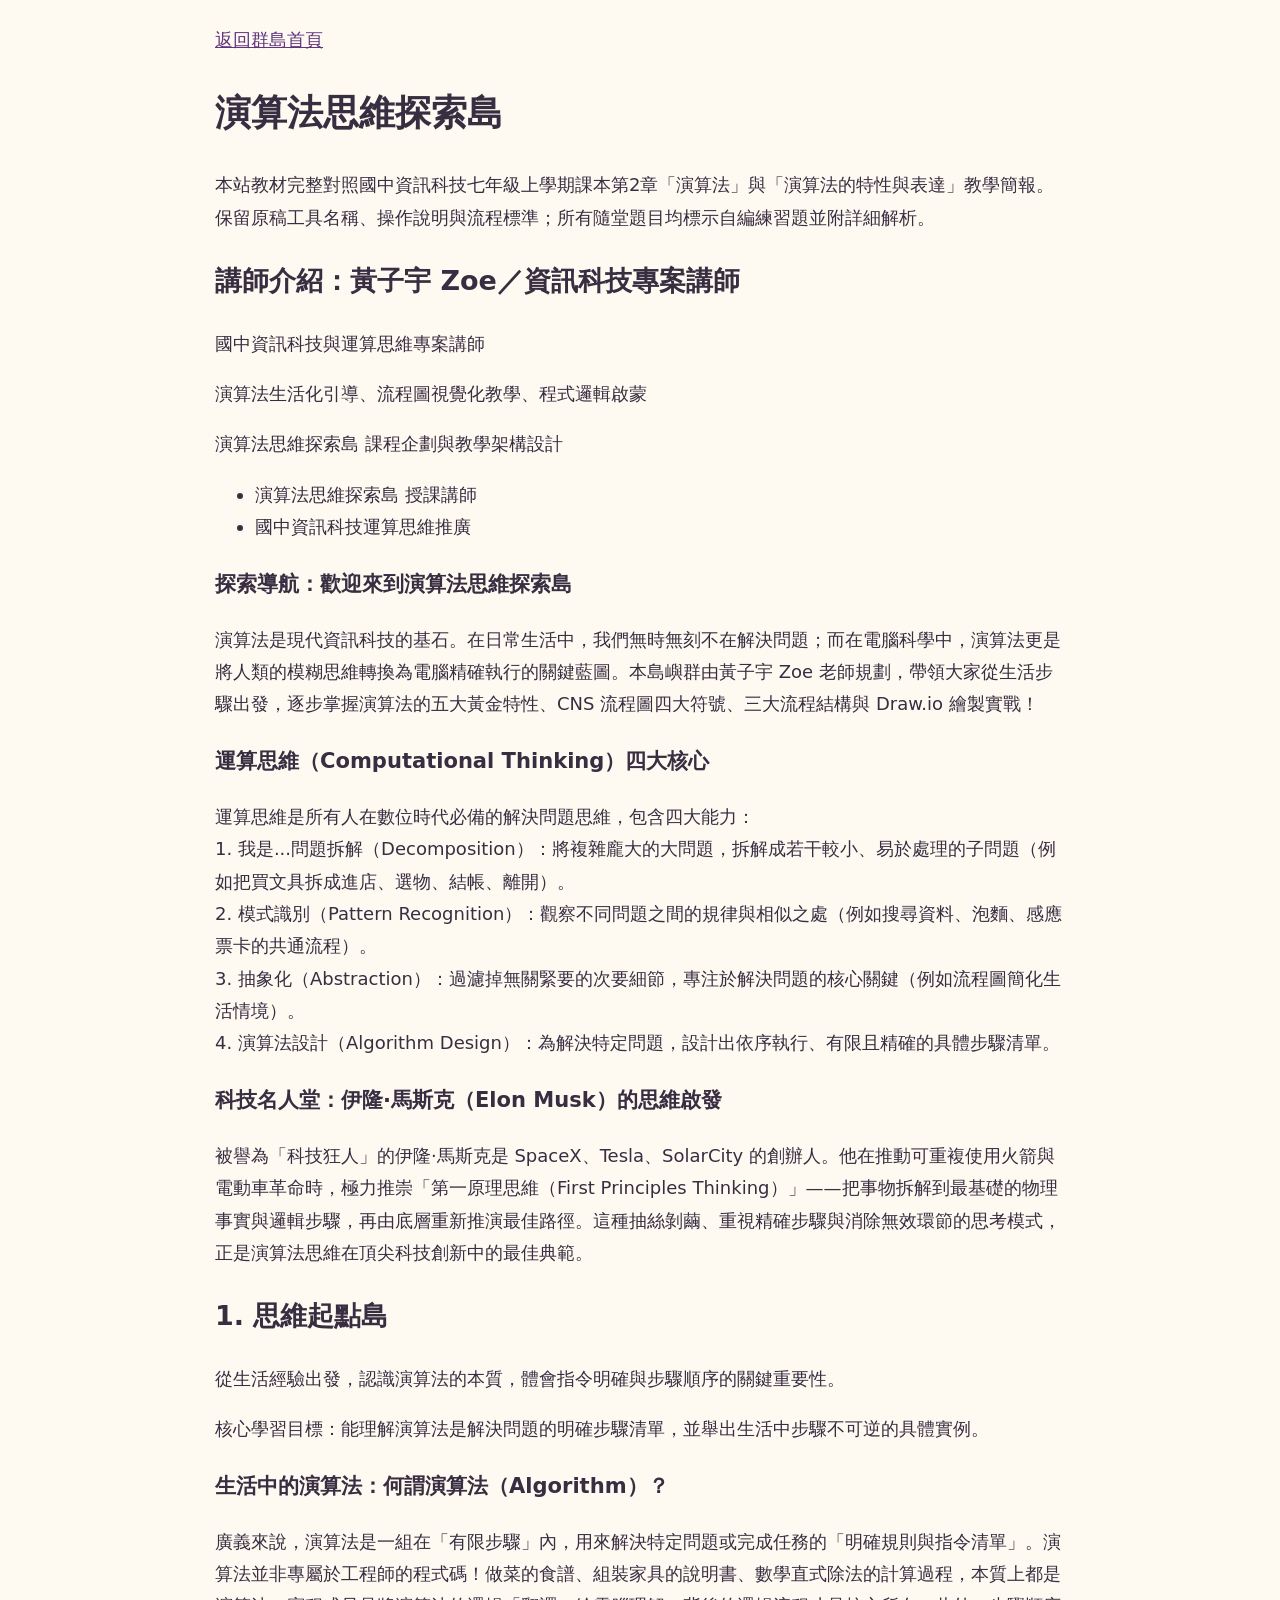
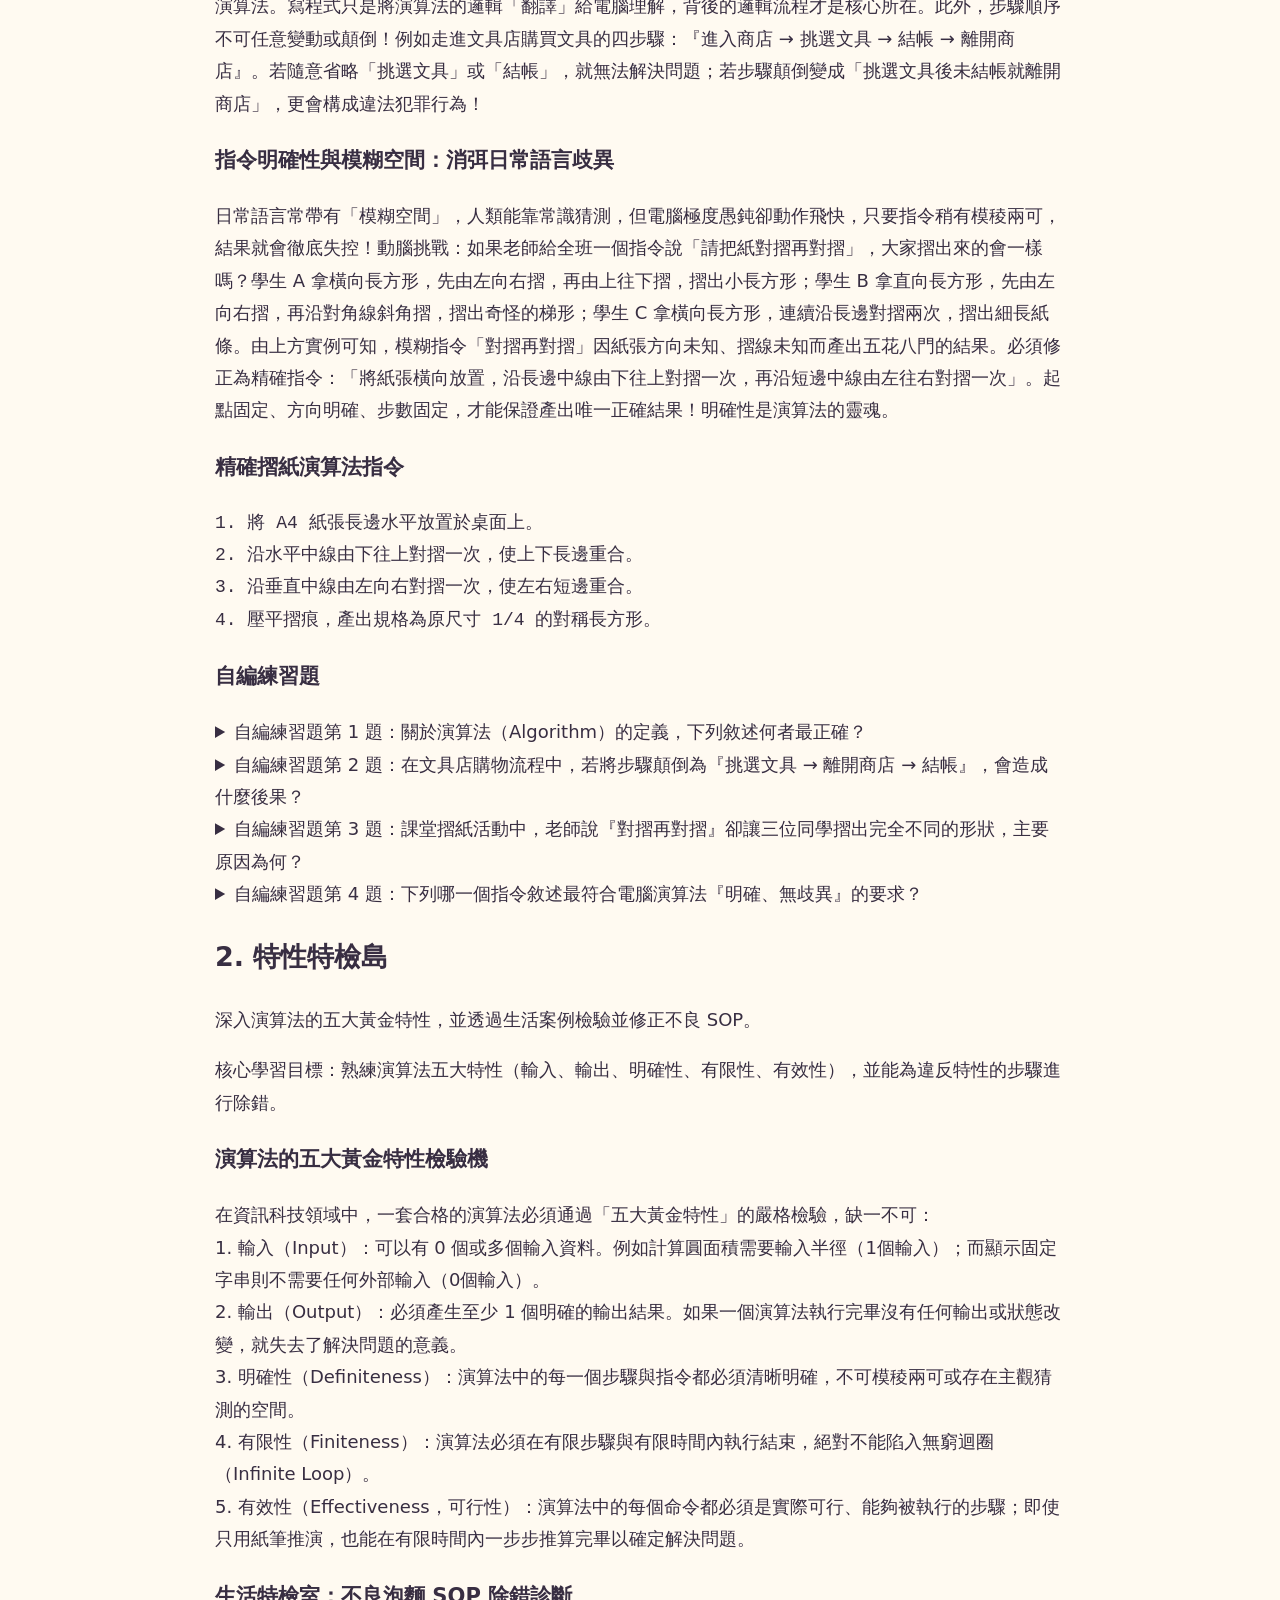
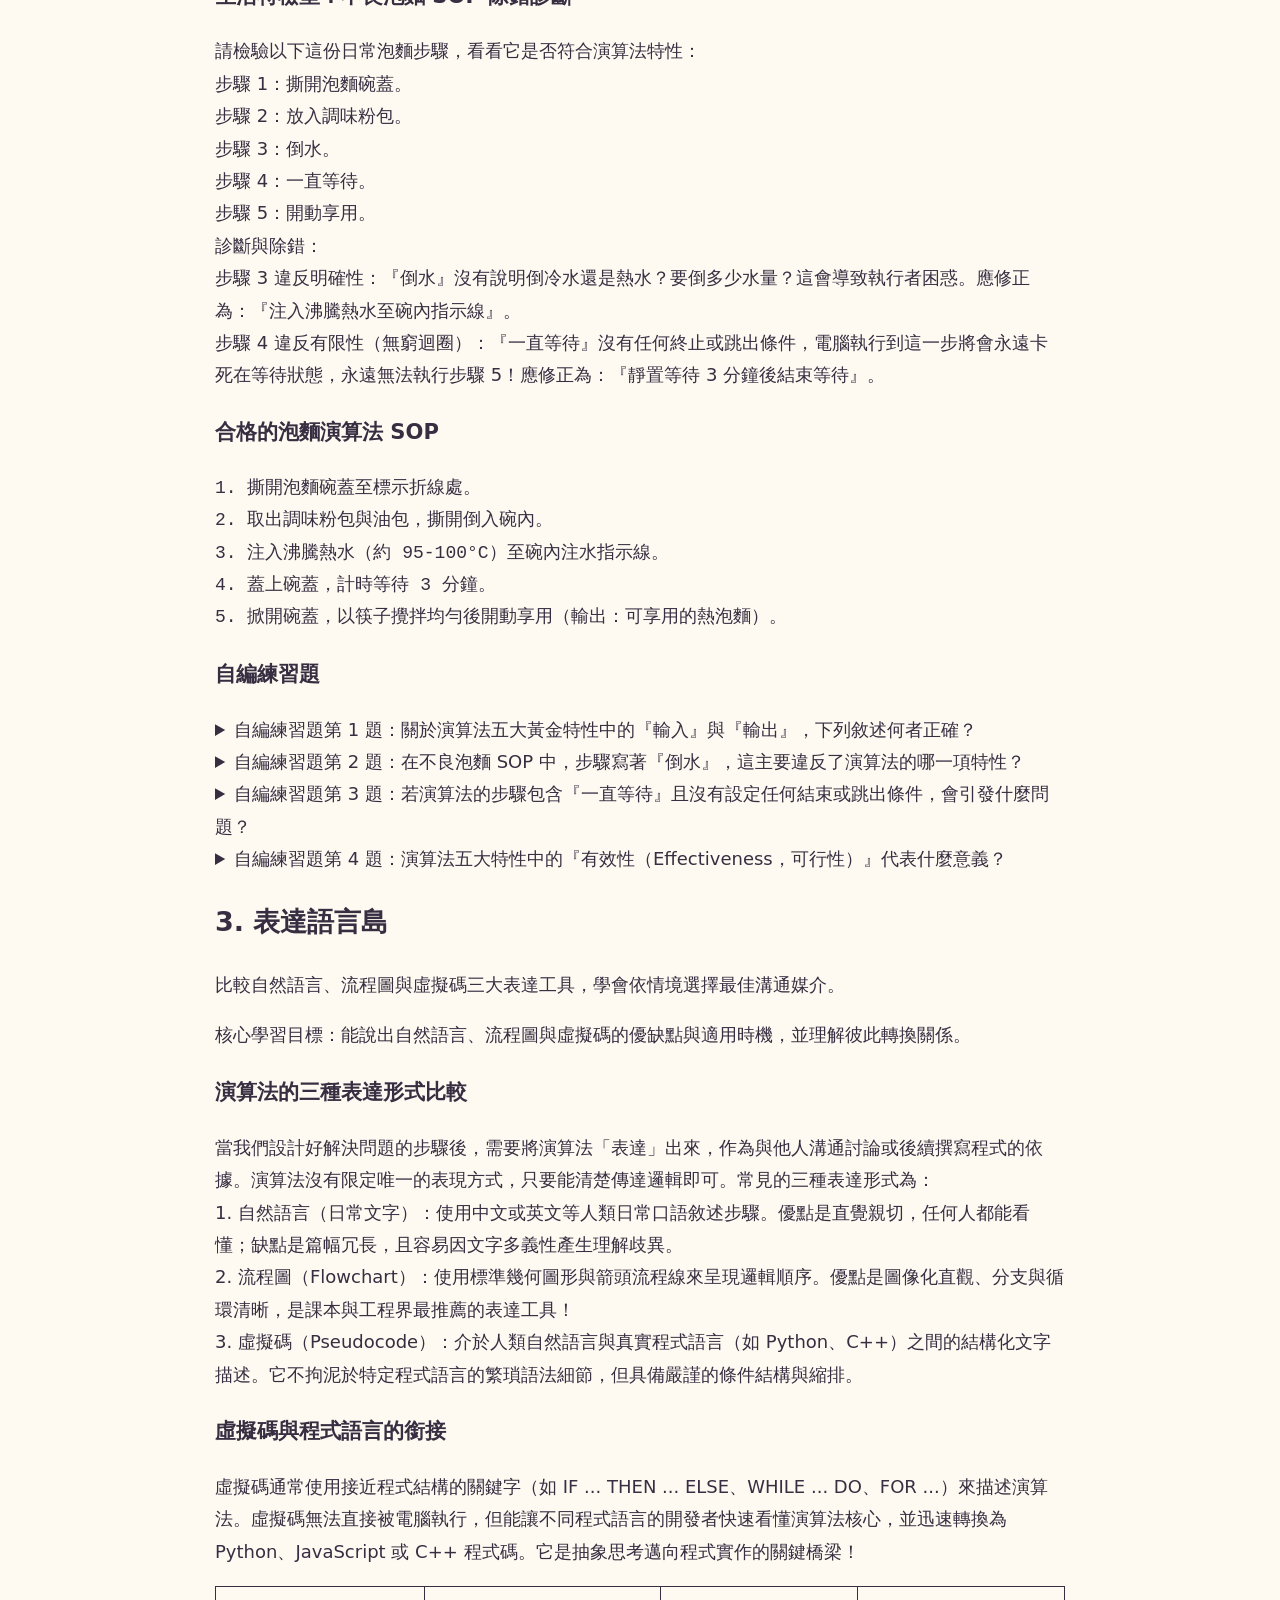
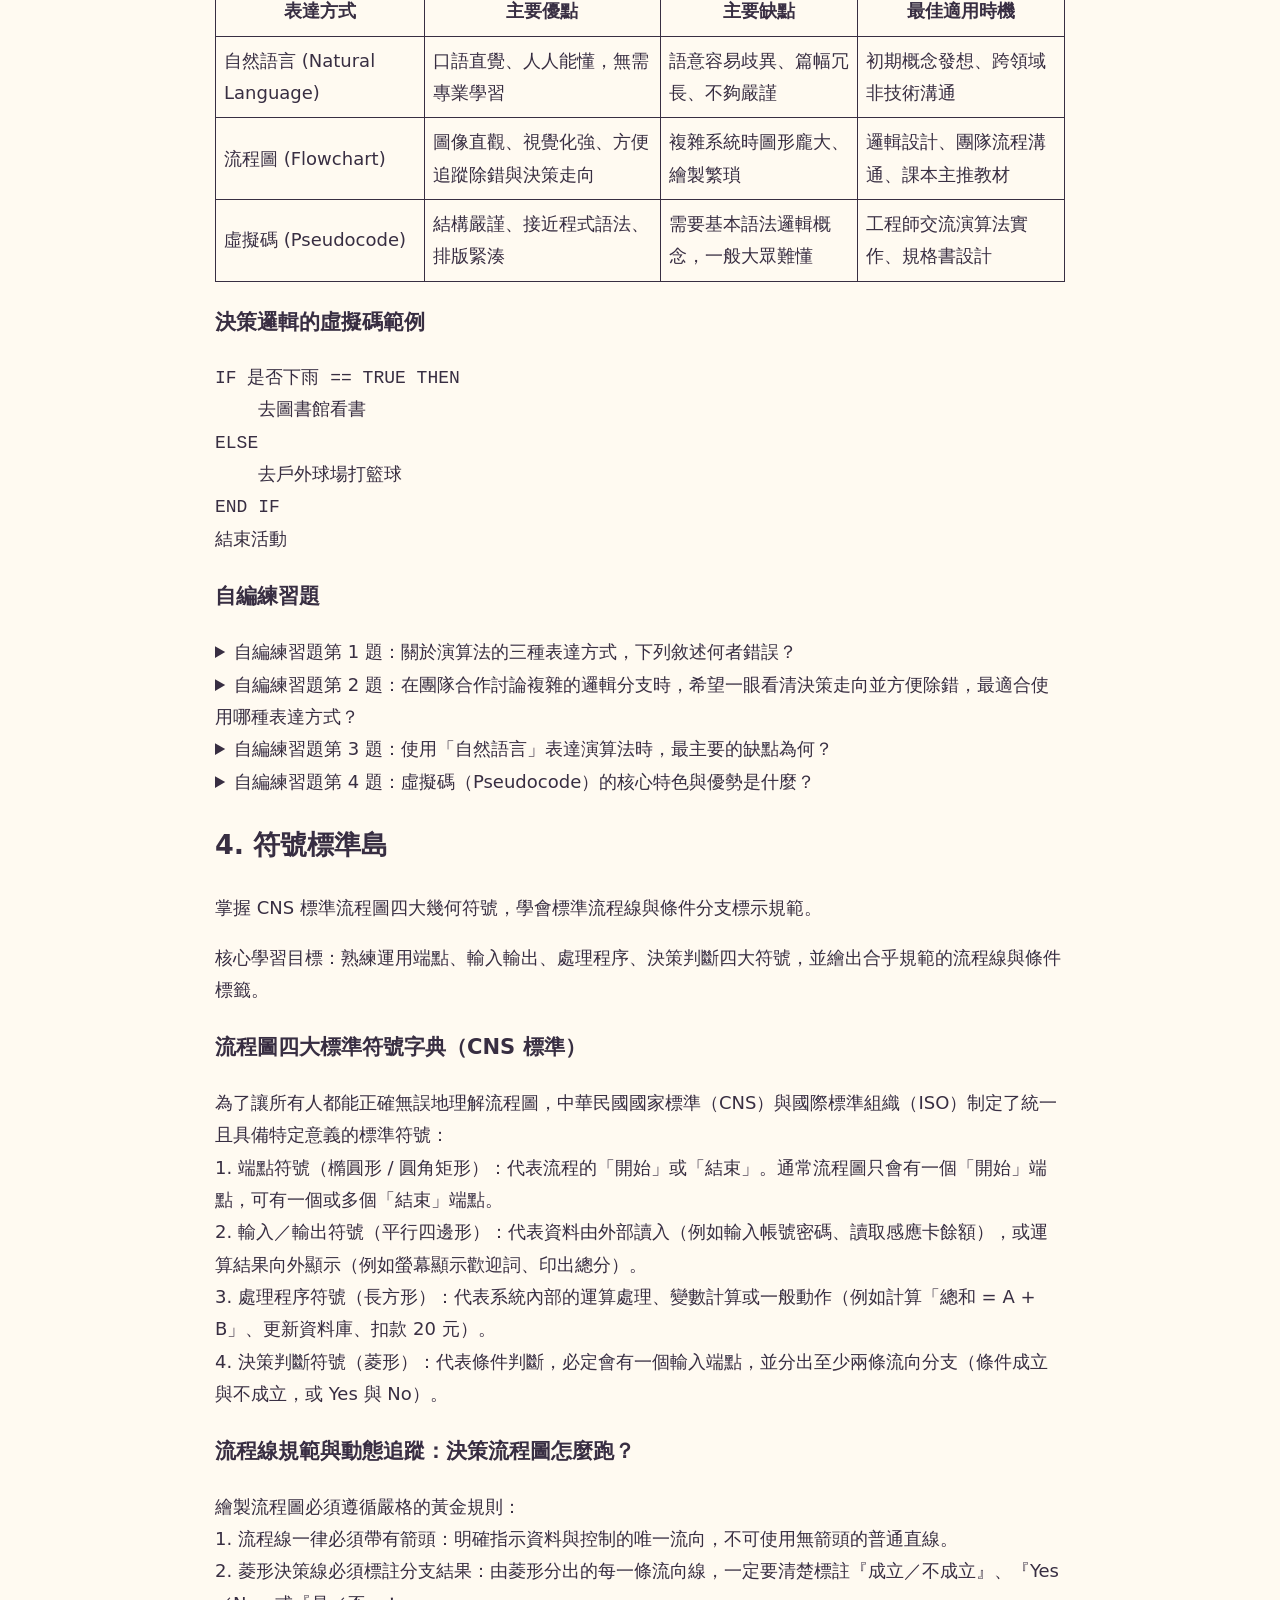
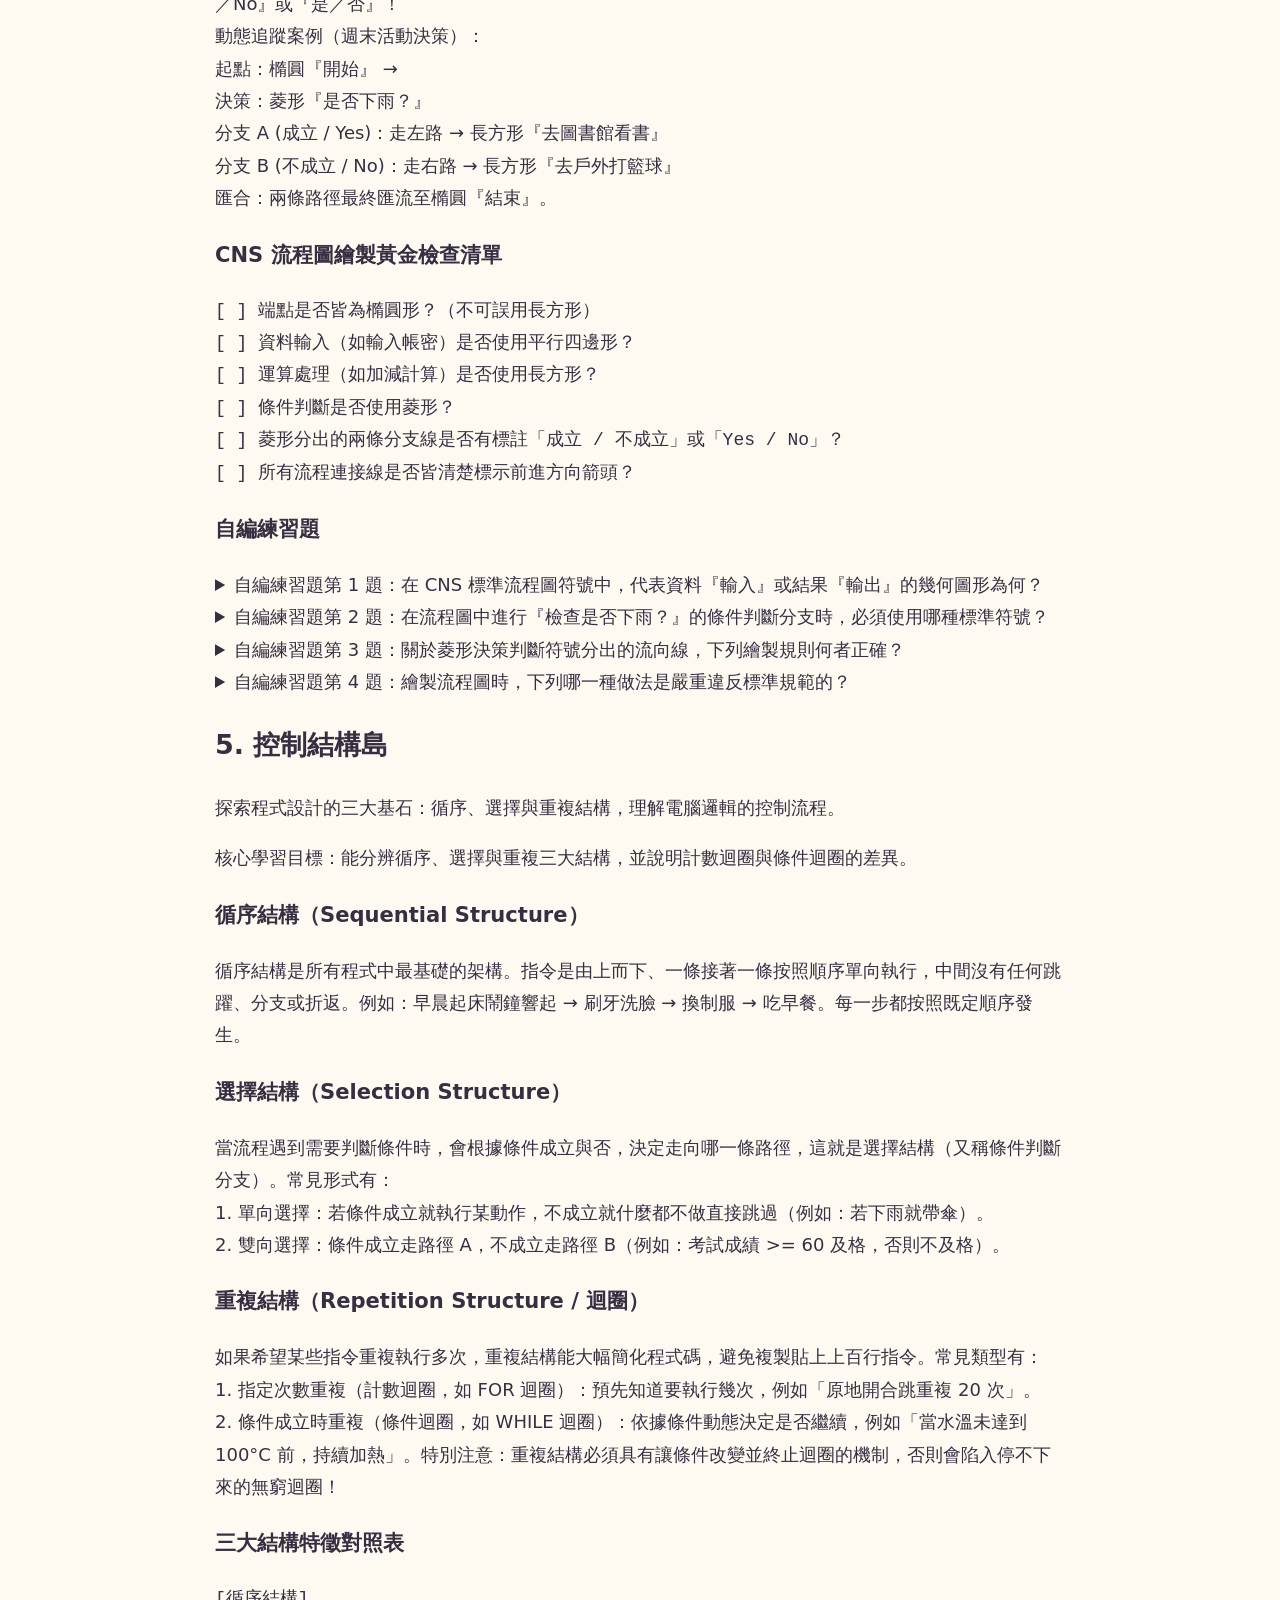
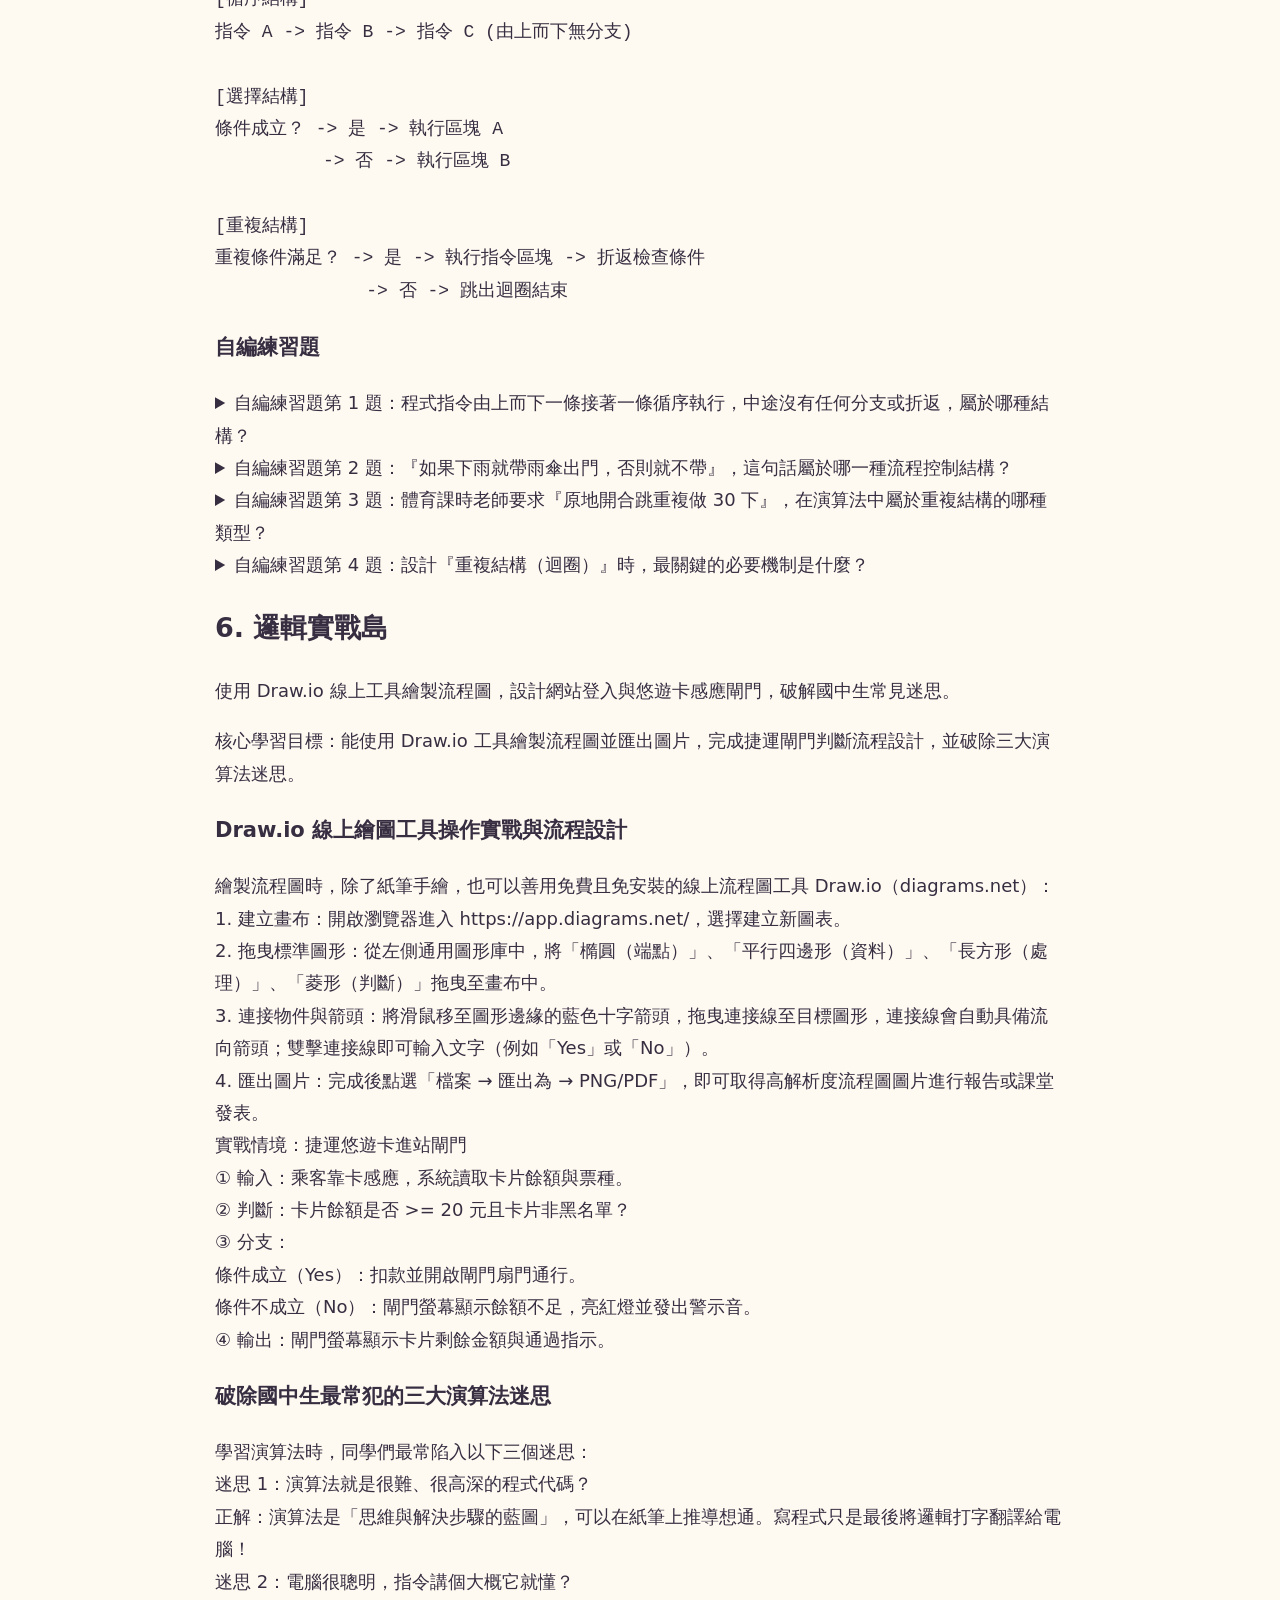
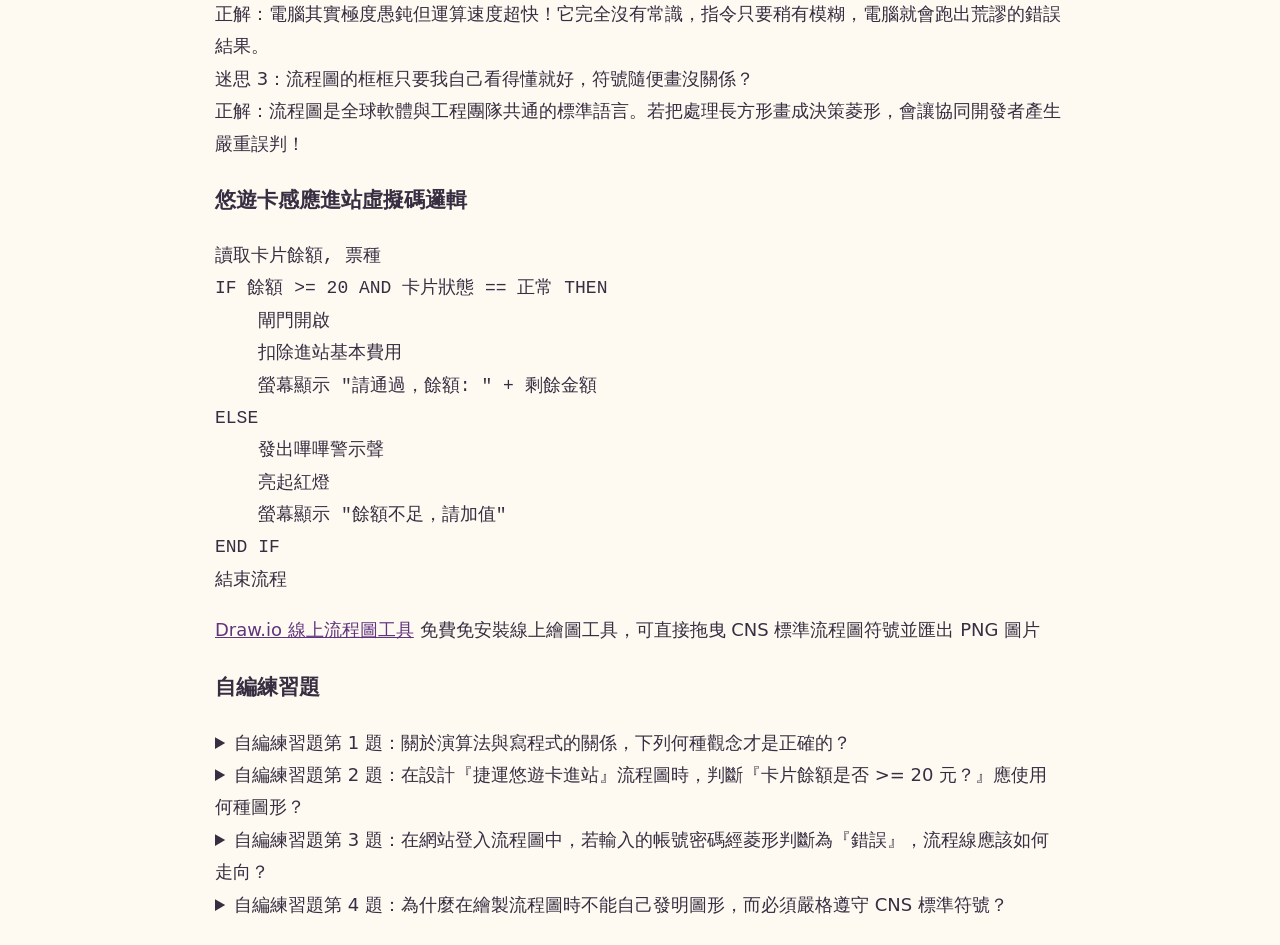
<file: index.html>
<!doctype html><html lang="zh-Hant"><meta charset="utf-8"><meta name="viewport" content="width=device-width,initial-scale=1"><title>完整文字教材｜演算法思維探索島</title><style>body{font:18px/1.8 system-ui;max-width:850px;margin:auto;padding:24px;background:#fffaf1;color:#382e42}pre,p{white-space:pre-wrap;overflow-wrap:anywhere}table{border-collapse:collapse}td,th{border:1px solid;padding:8px}a{color:#5f357e}</style><body><main><a href="./">返回群島首頁</a><h1>演算法思維探索島</h1><p>本站教材完整對照國中資訊科技七年級上學期課本第2章「演算法」與「演算法的特性與表達」教學簡報。保留原稿工具名稱、操作說明與流程標準；所有隨堂題目均標示自編練習題並附詳細解析。</p><h2>講師介紹：黃子宇 Zoe／資訊科技專案講師</h2><p>國中資訊科技與運算思維專案講師</p><p>演算法生活化引導、流程圖視覺化教學、程式邏輯啟蒙</p><p>演算法思維探索島 課程企劃與教學架構設計</p><ul><li>演算法思維探索島 授課講師</li><li>國中資訊科技運算思維推廣</li></ul><h3>探索導航：歡迎來到演算法思維探索島</h3><p>演算法是現代資訊科技的基石。在日常生活中，我們無時無刻不在解決問題；而在電腦科學中，演算法更是將人類的模糊思維轉換為電腦精確執行的關鍵藍圖。本島嶼群由黃子宇 Zoe 老師規劃，帶領大家從生活步驟出發，逐步掌握演算法的五大黃金特性、CNS 流程圖四大符號、三大流程結構與 Draw.io 繪製實戰！</p><h3>運算思維（Computational Thinking）四大核心</h3><p>運算思維是所有人在數位時代必備的解決問題思維，包含四大能力：
1. 我是...問題拆解（Decomposition）：將複雜龐大的大問題，拆解成若干較小、易於處理的子問題（例如把買文具拆成進店、選物、結帳、離開）。
2. 模式識別（Pattern Recognition）：觀察不同問題之間的規律與相似之處（例如搜尋資料、泡麵、感應票卡的共通流程）。
3. 抽象化（Abstraction）：過濾掉無關緊要的次要細節，專注於解決問題的核心關鍵（例如流程圖簡化生活情境）。
4. 演算法設計（Algorithm Design）：為解決特定問題，設計出依序執行、有限且精確的具體步驟清單。</p><h3>科技名人堂：伊隆·馬斯克（Elon Musk）的思維啟發</h3><p>被譽為「科技狂人」的伊隆·馬斯克是 SpaceX、Tesla、SolarCity 的創辦人。他在推動可重複使用火箭與電動車革命時，極力推崇「第一原理思維（First Principles Thinking）」——把事物拆解到最基礎的物理事實與邏輯步驟，再由底層重新推演最佳路徑。這種抽絲剝繭、重視精確步驟與消除無效環節的思考模式，正是演算法思維在頂尖科技創新中的最佳典範。</p><section><h2>1. 思維起點島</h2><p>從生活經驗出發，認識演算法的本質，體會指令明確與步驟順序的關鍵重要性。</p><p>核心學習目標：能理解演算法是解決問題的明確步驟清單，並舉出生活中步驟不可逆的具體實例。</p><h3>生活中的演算法：何謂演算法（Algorithm）？</h3><p>廣義來說，演算法是一組在「有限步驟」內，用來解決特定問題或完成任務的「明確規則與指令清單」。演算法並非專屬於工程師的程式碼！做菜的食譜、組裝家具的說明書、數學直式除法的計算過程，本質上都是演算法。寫程式只是將演算法的邏輯「翻譯」給電腦理解，背後的邏輯流程才是核心所在。此外，步驟順序不可任意變動或顛倒！例如走進文具店購買文具的四步驟：『進入商店 → 挑選文具 → 結帳 → 離開商店』。若隨意省略「挑選文具」或「結帳」，就無法解決問題；若步驟顛倒變成「挑選文具後未結帳就離開商店」，更會構成違法犯罪行為！</p><h3>指令明確性與模糊空間：消弭日常語言歧異</h3><p>日常語言常帶有「模糊空間」，人類能靠常識猜測，但電腦極度愚鈍卻動作飛快，只要指令稍有模稜兩可，結果就會徹底失控！動腦挑戰：如果老師給全班一個指令說「請把紙對摺再對摺」，大家摺出來的會一樣嗎？學生 A 拿橫向長方形，先由左向右摺，再由上往下摺，摺出小長方形；學生 B 拿直向長方形，先由左向右摺，再沿對角線斜角摺，摺出奇怪的梯形；學生 C 拿橫向長方形，連續沿長邊對摺兩次，摺出細長紙條。由上方實例可知，模糊指令「對摺再對摺」因紙張方向未知、摺線未知而產出五花八門的結果。必須修正為精確指令：「將紙張橫向放置，沿長邊中線由下往上對摺一次，再沿短邊中線由左往右對摺一次」。起點固定、方向明確、步數固定，才能保證產出唯一正確結果！明確性是演算法的靈魂。</p><h3>精確摺紙演算法指令</h3><pre>1. 將 A4 紙張長邊水平放置於桌面上。
2. 沿水平中線由下往上對摺一次，使上下長邊重合。
3. 沿垂直中線由左向右對摺一次，使左右短邊重合。
4. 壓平摺痕，產出規格為原尺寸 1/4 的對稱長方形。</pre><h3>自編練習題</h3><details><summary>自編練習題第 1 題：關於演算法（Algorithm）的定義，下列敘述何者最正確？</summary><ol><li>演算法只能用 Python 等程式語言寫成，紙筆無法表達</li><li>只要把程式碼打進電腦就叫演算法，不需要考慮先後步驟</li><li>演算法是一組在有限步驟內解決特定問題的明確規則與步驟清單，食譜也是一種廣義演算法</li><li>演算法的步驟可以隨意跳過或顛倒，執行結果都不會改變</li></ol><p>正確答案：演算法是一組在有限步驟內解決特定問題的明確規則與步驟清單，食譜也是一種廣義演算法<br>解析：演算法的核心是一組在有限步驟內解決問題的明確規則清單。做菜食譜、組裝說明書都是演算法；寫程式只是翻譯給電腦的工具。</p></details><details><summary>自編練習題第 2 題：在文具店購物流程中，若將步驟顛倒為『挑選文具 → 離開商店 → 結帳』，會造成什麼後果？</summary><ol><li>完全沒有影響，依然能順利完成購買</li><li>步驟順序不可顛倒，未結帳即帶商品離開商店屬於違法行為，無法解決問題</li><li>可以節省結帳時間，提高購物的效率</li><li>電腦會自動幫所有人付清款項</li></ol><p>正確答案：步驟順序不可顛倒，未結帳即帶商品離開商店屬於違法行為，無法解決問題<br>解析：演算法具有嚴格的步驟順序性。若任意顛倒步驟順序，未結帳即離開商店會構成違法行為，任務將徹底失敗。</p></details><details><summary>自編練習題第 3 題：課堂摺紙活動中，老師說『對摺再對摺』卻讓三位同學摺出完全不同的形狀，主要原因為何？</summary><ol><li>因為紙張的材質不同造成變形</li><li>因為同學故意不聽老師的口令</li><li>因為日常語言具有模糊空間，指令未明確定義放置方向與摺線</li><li>因為對摺兩次的數學計算太過複雜</li></ol><p>正確答案：因為日常語言具有模糊空間，指令未明確定義放置方向與摺線<br>解析：日常語言常有模糊空間。「對摺再對摺」因未指定紙張橫直方向與摺痕中線，造成理解歧異，這正是電腦指令必須絕對明確的原因。</p></details><details><summary>自編練習題第 4 題：下列哪一個指令敘述最符合電腦演算法『明確、無歧異』的要求？</summary><ol><li>「將長方形紙張橫放，沿垂直中線向右對摺 1 次」</li><li>「隨便拿一張紙摺一下」</li><li>「把紙弄成好看的形狀」</li><li>「大致上對摺兩次即可」</li></ol><p>正確答案：「將長方形紙張橫放，沿垂直中線向右對摺 1 次」<br>解析：選項 a 固定了放置起點、方向與次數，沒有模稜兩可的語意，符合演算法明確性的嚴格標準。</p></details></section><section><h2>2. 特性特檢島</h2><p>深入演算法的五大黃金特性，並透過生活案例檢驗並修正不良 SOP。</p><p>核心學習目標：熟練演算法五大特性（輸入、輸出、明確性、有限性、有效性），並能為違反特性的步驟進行除錯。</p><h3>演算法的五大黃金特性檢驗機</h3><p>在資訊科技領域中，一套合格的演算法必須通過「五大黃金特性」的嚴格檢驗，缺一不可：
1. 輸入（Input）：可以有 0 個或多個輸入資料。例如計算圓面積需要輸入半徑（1個輸入）；而顯示固定字串則不需要任何外部輸入（0個輸入）。
2. 輸出（Output）：必須產生至少 1 個明確的輸出結果。如果一個演算法執行完畢沒有任何輸出或狀態改變，就失去了解決問題的意義。
3. 明確性（Definiteness）：演算法中的每一個步驟與指令都必須清晰明確，不可模稜兩可或存在主觀猜測的空間。
4. 有限性（Finiteness）：演算法必須在有限步驟與有限時間內執行結束，絕對不能陷入無窮迴圈（Infinite Loop）。
5. 有效性（Effectiveness，可行性）：演算法中的每個命令都必須是實際可行、能夠被執行的步驟；即使只用紙筆推演，也能在有限時間內一步步推算完畢以確定解決問題。</p><h3>生活特檢室：不良泡麵 SOP 除錯診斷</h3><p>請檢驗以下這份日常泡麵步驟，看看它是否符合演算法特性：
步驟 1：撕開泡麵碗蓋。
步驟 2：放入調味粉包。
步驟 3：倒水。
步驟 4：一直等待。
步驟 5：開動享用。
診斷與除錯：
步驟 3 違反明確性：『倒水』沒有說明倒冷水還是熱水？要倒多少水量？這會導致執行者困惑。應修正為：『注入沸騰熱水至碗內指示線』。
步驟 4 違反有限性（無窮迴圈）：『一直等待』沒有任何終止或跳出條件，電腦執行到這一步將會永遠卡死在等待狀態，永遠無法執行步驟 5！應修正為：『靜置等待 3 分鐘後結束等待』。</p><h3>合格的泡麵演算法 SOP</h3><pre>1. 撕開泡麵碗蓋至標示折線處。
2. 取出調味粉包與油包，撕開倒入碗內。
3. 注入沸騰熱水（約 95-100°C）至碗內注水指示線。
4. 蓋上碗蓋，計時等待 3 分鐘。
5. 掀開碗蓋，以筷子攪拌均勻後開動享用（輸出：可享用的熱泡麵）。</pre><h3>自編練習題</h3><details><summary>自編練習題第 1 題：關於演算法五大黃金特性中的『輸入』與『輸出』，下列敘述何者正確？</summary><ol><li>輸入可以有 0 個或多個，但輸出必須至少有 1 個明確結果</li><li>輸入必須至少有 1 個，而輸出可以完全沒有</li><li>輸入與輸出都必須剛好有 1 個，不能多也不能少</li><li>演算法不需要任何輸出也能解決問題</li></ol><p>正確答案：輸入可以有 0 個或多個，但輸出必須至少有 1 個明確結果<br>解析：演算法可以沒有外部輸入資料（0個輸入，例如印出內建招呼語），但必須至少產生 1 個具體的輸出結果，否則演算法毫無作用。</p></details><details><summary>自編練習題第 2 題：在不良泡麵 SOP 中，步驟寫著『倒水』，這主要違反了演算法的哪一項特性？</summary><ol><li>有限性</li><li>有效性</li><li>明確性</li><li>輸出性</li></ol><p>正確答案：明確性<br>解析：『倒水』未說明水溫（冷水或熱水）以及注水量，指令含糊模稜兩可，違反了明確性（Definiteness）。</p></details><details><summary>自編練習題第 3 題：若演算法的步驟包含『一直等待』且沒有設定任何結束或跳出條件，會引發什麼問題？</summary><ol><li>運算速度變得非常快</li><li>違反有限性，電腦會陷入無窮迴圈而永遠無法結束</li><li>輸出結果會增加兩倍</li><li>會自動通過有效性檢驗</li></ol><p>正確答案：違反有限性，電腦會陷入無窮迴圈而永遠無法結束<br>解析：演算法必須在有限步驟內結束。『一直等待』缺乏終止條件，會導致程式陷入無窮迴圈（Infinite Loop），違反有限性。</p></details><details><summary>自編練習題第 4 題：演算法五大特性中的『有效性（Effectiveness，可行性）』代表什麼意義？</summary><ol><li>只要超級電腦跑得動，任何不可思議的步驟都可以</li><li>程式碼越短就越有效，不能超過五行</li><li>每個命令都必須是實際可執行的步驟，用紙筆也能完整推演完畢</li><li>所有的步驟都必須在 1 秒內瞬間完成</li></ol><p>正確答案：每個命令都必須是實際可執行的步驟，用紙筆也能完整推演完畢<br>解析：有效性是指演算法中的每個步驟在現實中都是切實可行、能夠被執行的，即使僅用紙筆推演也能確認能解決問題。</p></details></section><section><h2>3. 表達語言島</h2><p>比較自然語言、流程圖與虛擬碼三大表達工具，學會依情境選擇最佳溝通媒介。</p><p>核心學習目標：能說出自然語言、流程圖與虛擬碼的優缺點與適用時機，並理解彼此轉換關係。</p><h3>演算法的三種表達形式比較</h3><p>當我們設計好解決問題的步驟後，需要將演算法「表達」出來，作為與他人溝通討論或後續撰寫程式的依據。演算法沒有限定唯一的表現方式，只要能清楚傳達邏輯即可。常見的三種表達形式為：
1. 自然語言（日常文字）：使用中文或英文等人類日常口語敘述步驟。優點是直覺親切，任何人都能看懂；缺點是篇幅冗長，且容易因文字多義性產生理解歧異。
2. 流程圖（Flowchart）：使用標準幾何圖形與箭頭流程線來呈現邏輯順序。優點是圖像化直觀、分支與循環清晰，是課本與工程界最推薦的表達工具！
3. 虛擬碼（Pseudocode）：介於人類自然語言與真實程式語言（如 Python、C++）之間的結構化文字描述。它不拘泥於特定程式語言的繁瑣語法細節，但具備嚴謹的條件結構與縮排。</p><h3>虛擬碼與程式語言的銜接</h3><p>虛擬碼通常使用接近程式結構的關鍵字（如 IF ... THEN ... ELSE、WHILE ... DO、FOR ...）來描述演算法。虛擬碼無法直接被電腦執行，但能讓不同程式語言的開發者快速看懂演算法核心，並迅速轉換為 Python、JavaScript 或 C++ 程式碼。它是抽象思考邁向程式實作的關鍵橋梁！</p><table><thead><tr><th>表達方式</th><th>主要優點</th><th>主要缺點</th><th>最佳適用時機</th></tr></thead><tbody><tr><td>自然語言 (Natural Language)</td><td>口語直覺、人人能懂，無需專業學習</td><td>語意容易歧異、篇幅冗長、不夠嚴謹</td><td>初期概念發想、跨領域非技術溝通</td></tr><tr><td>流程圖 (Flowchart)</td><td>圖像直觀、視覺化強、方便追蹤除錯與決策走向</td><td>複雜系統時圖形龐大、繪製繁瑣</td><td>邏輯設計、團隊流程溝通、課本主推教材</td></tr><tr><td>虛擬碼 (Pseudocode)</td><td>結構嚴謹、接近程式語法、排版緊湊</td><td>需要基本語法邏輯概念，一般大眾難懂</td><td>工程師交流演算法實作、規格書設計</td></tr></tbody></table><h3>決策邏輯的虛擬碼範例</h3><pre>IF 是否下雨 == TRUE THEN
    去圖書館看書
ELSE
    去戶外球場打籃球
END IF
結束活動</pre><h3>自編練習題</h3><details><summary>自編練習題第 1 題：關於演算法的三種表達方式，下列敘述何者錯誤？</summary><ol><li>自然語言最直覺親切，任何人都看得懂</li><li>虛擬碼可以直接複製丟進電腦作業系統直接執行</li><li>流程圖使用幾何圖形與箭頭，視覺化效果最好</li><li>這三種表達方式都可以互相對照與轉換</li></ol><p>正確答案：虛擬碼可以直接複製丟進電腦作業系統直接執行<br>解析：虛擬碼（Pseudocode）是介於人類語言與程式語言之間的結構化文字，並非真正的程式碼，電腦無法直接編譯或執行。</p></details><details><summary>自編練習題第 2 題：在團隊合作討論複雜的邏輯分支時，希望一眼看清決策走向並方便除錯，最適合使用哪種表達方式？</summary><ol><li>流程圖 (Flowchart)</li><li>自然語言長篇散文</li><li>古文詩詞</li><li>隨意塗鴉</li></ol><p>正確答案：流程圖 (Flowchart)<br>解析：流程圖具備圖像直觀、方便追蹤條件分支與除錯的優點，是團隊溝通邏輯最有效的工具。</p></details><details><summary>自編練習題第 3 題：使用「自然語言」表達演算法時，最主要的缺點為何？</summary><ol><li>需要安裝昂貴的付費軟體才能閱讀</li><li>只能用英文書寫，不能使用中文</li><li>語意容易產生歧異模糊，且篇幅冗長不易看清結構</li><li>完全無法被人類大腦理解</li></ol><p>正確答案：語意容易產生歧異模糊，且篇幅冗長不易看清結構<br>解析：人類日常語言雖然親切，但詞彙常有多義性與主觀解讀空間，篇幅冗長且缺乏嚴密結構。</p></details><details><summary>自編練習題第 4 題：虛擬碼（Pseudocode）的核心特色與優勢是什麼？</summary><ol><li>繪圖很漂亮，有很多彩色的圓圈</li><li>完全不需要任何縮排或結構，隨意寫都可以</li><li>結構嚴謹、排版緊湊，接近程式邏輯但不受限於單一語言語法細節</li><li>可以自動產生硬體晶片</li></ol><p>正確答案：結構嚴謹、排版緊湊，接近程式邏輯但不受限於單一語言語法細節<br>解析：虛擬碼保留了程式語言嚴謹的結構（如 IF-THEN-ELSE），排版緊湊且方便不同程式語言的工程師交流。</p></details></section><section><h2>4. 符號標準島</h2><p>掌握 CNS 標準流程圖四大幾何符號，學會標準流程線與條件分支標示規範。</p><p>核心學習目標：熟練運用端點、輸入輸出、處理程序、決策判斷四大符號，並繪出合乎規範的流程線與條件標籤。</p><h3>流程圖四大標準符號字典（CNS 標準）</h3><p>為了讓所有人都能正確無誤地理解流程圖，中華民國國家標準（CNS）與國際標準組織（ISO）制定了統一且具備特定意義的標準符號：
1. 端點符號（橢圓形 / 圓角矩形）：代表流程的「開始」或「結束」。通常流程圖只會有一個「開始」端點，可有一個或多個「結束」端點。
2. 輸入／輸出符號（平行四邊形）：代表資料由外部讀入（例如輸入帳號密碼、讀取感應卡餘額），或運算結果向外顯示（例如螢幕顯示歡迎詞、印出總分）。
3. 處理程序符號（長方形）：代表系統內部的運算處理、變數計算或一般動作（例如計算「總和 = A + B」、更新資料庫、扣款 20 元）。
4. 決策判斷符號（菱形）：代表條件判斷，必定會有一個輸入端點，並分出至少兩條流向分支（條件成立與不成立，或 Yes 與 No）。</p><h3>流程線規範與動態追蹤：決策流程圖怎麼跑？</h3><p>繪製流程圖必須遵循嚴格的黃金規則：
1. 流程線一律必須帶有箭頭：明確指示資料與控制的唯一流向，不可使用無箭頭的普通直線。
2. 菱形決策線必須標註分支結果：由菱形分出的每一條流向線，一定要清楚標註『成立／不成立』、『Yes／No』或『是／否』！
動態追蹤案例（週末活動決策）：
起點：橢圓『開始』 →
決策：菱形『是否下雨？』
分支 A (成立 / Yes)：走左路 → 長方形『去圖書館看書』
分支 B (不成立 / No)：走右路 → 長方形『去戶外打籃球』
匯合：兩條路徑最終匯流至橢圓『結束』。</p><h3>CNS 流程圖繪製黃金檢查清單</h3><pre>[ ] 端點是否皆為橢圓形？（不可誤用長方形）
[ ] 資料輸入（如輸入帳密）是否使用平行四邊形？
[ ] 運算處理（如加減計算）是否使用長方形？
[ ] 條件判斷是否使用菱形？
[ ] 菱形分出的兩條分支線是否有標註「成立 / 不成立」或「Yes / No」？
[ ] 所有流程連接線是否皆清楚標示前進方向箭頭？</pre><h3>自編練習題</h3><details><summary>自編練習題第 1 題：在 CNS 標準流程圖符號中，代表資料『輸入』或結果『輸出』的幾何圖形為何？</summary><ol><li>橢圓形</li><li>平行四邊形</li><li>長方形</li><li>菱形</li></ol><p>正確答案：平行四邊形<br>解析：平行四邊形專門用於表示資料的輸入（如讀取帳號密碼）或結果的輸出（如螢幕顯示訊息）。</p></details><details><summary>自編練習題第 2 題：在流程圖中進行『檢查是否下雨？』的條件判斷分支時，必須使用哪種標準符號？</summary><ol><li>長方形</li><li>圓形</li><li>菱形</li><li>三角形</li></ol><p>正確答案：菱形<br>解析：菱形代表決策判斷（Decision），具備一條輸入流程線與至少兩條流出分支線。</p></details><details><summary>自編練習題第 3 題：關於菱形決策判斷符號分出的流向線，下列繪製規則何者正確？</summary><ol><li>分出的分支線必須清楚標示『成立/不成立』或『Yes/No』</li><li>不需要標示任何文字，讓讀者自己猜測</li><li>分支線絕對不能畫箭頭</li><li>菱形只能分出一條流向線</li></ol><p>正確答案：分出的分支線必須清楚標示『成立/不成立』或『Yes/No』<br>解析：決策菱形分出的分支代表不同條件結果，因此每條流程線皆須明確標示判斷結果（如 Yes/No 或 成立/不成立）。</p></details><details><summary>自編練習題第 4 題：繪製流程圖時，下列哪一種做法是嚴重違反標準規範的？</summary><ol><li>開始與結束使用橢圓形</li><li>數值運算處理使用長方形</li><li>流程線一律標示清晰的單向箭頭</li><li>流程線只畫普通直線而不標示箭頭方向</li></ol><p>正確答案：流程線只畫普通直線而不標示箭頭方向<br>解析：流程圖線條必須一律帶有箭頭，明確指示執行順序的方向性，不可繪製沒有箭頭的直線。</p></details></section><section><h2>5. 控制結構島</h2><p>探索程式設計的三大基石：循序、選擇與重複結構，理解電腦邏輯的控制流程。</p><p>核心學習目標：能分辨循序、選擇與重複三大結構，並說明計數迴圈與條件迴圈的差異。</p><h3>循序結構（Sequential Structure）</h3><p>循序結構是所有程式中最基礎的架構。指令是由上而下、一條接著一條按照順序單向執行，中間沒有任何跳躍、分支或折返。例如：早晨起床鬧鐘響起 → 刷牙洗臉 → 換制服 → 吃早餐。每一步都按照既定順序發生。</p><h3>選擇結構（Selection Structure）</h3><p>當流程遇到需要判斷條件時，會根據條件成立與否，決定走向哪一條路徑，這就是選擇結構（又稱條件判斷分支）。常見形式有：
1. 單向選擇：若條件成立就執行某動作，不成立就什麼都不做直接跳過（例如：若下雨就帶傘）。
2. 雙向選擇：條件成立走路徑 A，不成立走路徑 B（例如：考試成績 &gt;= 60 及格，否則不及格）。</p><h3>重複結構（Repetition Structure / 迴圈）</h3><p>如果希望某些指令重複執行多次，重複結構能大幅簡化程式碼，避免複製貼上上百行指令。常見類型有：
1. 指定次數重複（計數迴圈，如 FOR 迴圈）：預先知道要執行幾次，例如「原地開合跳重複 20 次」。
2. 條件成立時重複（條件迴圈，如 WHILE 迴圈）：依據條件動態決定是否繼續，例如「當水溫未達到 100°C 前，持續加熱」。特別注意：重複結構必須具有讓條件改變並終止迴圈的機制，否則會陷入停不下來的無窮迴圈！</p><h3>三大結構特徵對照表</h3><pre>[循序結構]
指令 A -&gt; 指令 B -&gt; 指令 C (由上而下無分支)

[選擇結構]
條件成立？ -&gt; 是 -&gt; 執行區塊 A
          -&gt; 否 -&gt; 執行區塊 B

[重複結構]
重複條件滿足？ -&gt; 是 -&gt; 執行指令區塊 -&gt; 折返檢查條件
              -&gt; 否 -&gt; 跳出迴圈結束</pre><h3>自編練習題</h3><details><summary>自編練習題第 1 題：程式指令由上而下一條接著一條循序執行，中途沒有任何分支或折返，屬於哪種結構？</summary><ol><li>循序結構 (Sequential)</li><li>重複結構 (Repetition)</li><li>選擇結構 (Selection)</li><li>無序結構 (Random)</li></ol><p>正確答案：循序結構 (Sequential)<br>解析：循序結構是最基礎的結構，指令按照編排順序依序向下執行，無條件分支亦無迴圈。</p></details><details><summary>自編練習題第 2 題：『如果下雨就帶雨傘出門，否則就不帶』，這句話屬於哪一種流程控制結構？</summary><ol><li>循序結構</li><li>選擇結構 (Selection)</li><li>重複結構</li><li>遞迴結構</li></ol><p>正確答案：選擇結構 (Selection)<br>解析：依據特定條件（下雨與否）決定走向哪一個分支的結構稱為選擇結構。</p></details><details><summary>自編練習題第 3 題：體育課時老師要求『原地開合跳重複做 30 下』，在演算法中屬於重複結構的哪種類型？</summary><ol><li>單向選擇結構</li><li>循序結構</li><li>指定次數重複（計數迴圈）</li><li>無窮無盡迴圈</li></ol><p>正確答案：指定次數重複（計數迴圈）<br>解析：預先確定執行次數（30下）並透過計數器逐次累加直到達到指定次數的迴圈，稱為計數迴圈。</p></details><details><summary>自編練習題第 4 題：設計『重複結構（迴圈）』時，最關鍵的必要機制是什麼？</summary><ol><li>顏色一定要塗成綠色</li><li>迴圈內一定要包含輸入帳號密碼</li><li>迴圈步數一定要大於一萬步</li><li>必須具備能改變判斷條件的機制，以確保在滿足條件時能正常終止並跳出迴圈</li></ol><p>正確答案：必須具備能改變判斷條件的機制，以確保在滿足條件時能正常終止並跳出迴圈<br>解析：迴圈必須具備能修改判斷條件的步驟（如計數增加或狀態改變），否則條件永不改變會引發無窮迴圈。</p></details></section><section><h2>6. 邏輯實戰島</h2><p>使用 Draw.io 線上工具繪製流程圖，設計網站登入與悠遊卡感應閘門，破解國中生常見迷思。</p><p>核心學習目標：能使用 Draw.io 工具繪製流程圖並匯出圖片，完成捷運閘門判斷流程設計，並破除三大演算法迷思。</p><h3>Draw.io 線上繪圖工具操作實戰與流程設計</h3><p>繪製流程圖時，除了紙筆手繪，也可以善用免費且免安裝的線上流程圖工具 Draw.io（diagrams.net）：
1. 建立畫布：開啟瀏覽器進入 https://app.diagrams.net/，選擇建立新圖表。
2. 拖曳標準圖形：從左側通用圖形庫中，將「橢圓（端點）」、「平行四邊形（資料）」、「長方形（處理）」、「菱形（判斷）」拖曳至畫布中。
3. 連接物件與箭頭：將滑鼠移至圖形邊緣的藍色十字箭頭，拖曳連接線至目標圖形，連接線會自動具備流向箭頭；雙擊連接線即可輸入文字（例如「Yes」或「No」）。
4. 匯出圖片：完成後點選「檔案 → 匯出為 → PNG/PDF」，即可取得高解析度流程圖圖片進行報告或課堂發表。
實戰情境：捷運悠遊卡進站閘門
① 輸入：乘客靠卡感應，系統讀取卡片餘額與票種。
② 判斷：卡片餘額是否 &gt;= 20 元且卡片非黑名單？
③ 分支：
條件成立（Yes）：扣款並開啟閘門扇門通行。
條件不成立（No）：閘門螢幕顯示餘額不足，亮紅燈並發出警示音。
④ 輸出：閘門螢幕顯示卡片剩餘金額與通過指示。</p><h3>破除國中生最常犯的三大演算法迷思</h3><p>學習演算法時，同學們最常陷入以下三個迷思：
迷思 1：演算法就是很難、很高深的程式代碼？
正解：演算法是「思維與解決步驟的藍圖」，可以在紙筆上推導想通。寫程式只是最後將邏輯打字翻譯給電腦！
迷思 2：電腦很聰明，指令講個大概它就懂？
正解：電腦其實極度愚鈍但運算速度超快！它完全沒有常識，指令只要稍有模糊，電腦就會跑出荒謬的錯誤結果。
迷思 3：流程圖的框框只要我自己看得懂就好，符號隨便畫沒關係？
正解：流程圖是全球軟體與工程團隊共通的標準語言。若把處理長方形畫成決策菱形，會讓協同開發者產生嚴重誤判！</p><h3>悠遊卡感應進站虛擬碼邏輯</h3><pre>讀取卡片餘額, 票種
IF 餘額 &gt;= 20 AND 卡片狀態 == 正常 THEN
    閘門開啟
    扣除進站基本費用
    螢幕顯示 &quot;請通過，餘額: &quot; + 剩餘金額
ELSE
    發出嗶嗶警示聲
    亮起紅燈
    螢幕顯示 &quot;餘額不足，請加值&quot;
END IF
結束流程</pre><p><a href="https://app.diagrams.net/" target="_blank" rel="noopener noreferrer">Draw.io 線上流程圖工具</a> 免費免安裝線上繪圖工具，可直接拖曳 CNS 標準流程圖符號並匯出 PNG 圖片</p><h3>自編練習題</h3><details><summary>自編練習題第 1 題：關於演算法與寫程式的關係，下列何種觀念才是正確的？</summary><ol><li>演算法是思維與解決步驟的藍圖，先在紙筆想通邏輯，寫程式只是最後的打字翻譯</li><li>必須先把程式語言背熟，才能開始思考演算法</li><li>演算法一定要很複雜難懂，簡單的問題不需要演算法</li><li>電腦很聰明，只要隨便講大概它就會自動把程式寫好</li></ol><p>正確答案：演算法是思維與解決步驟的藍圖，先在紙筆想通邏輯，寫程式只是最後的打字翻譯<br>解析：演算法的核心是邏輯思維與步驟規劃。先用紙筆釐清問題並設計好步驟，撰寫程式碼只是將思考翻譯成電腦語言。</p></details><details><summary>自編練習題第 2 題：在設計『捷運悠遊卡進站』流程圖時，判斷『卡片餘額是否 &gt;= 20 元？』應使用何種圖形？</summary><ol><li>橢圓形</li><li>平行四邊形</li><li>菱形</li><li>圓角長方形</li></ol><p>正確答案：菱形<br>解析：檢查餘額是否足夠屬於條件判斷，會分出「允許通行」與「餘額不足警示」兩條分支，必須使用菱形決策符號。</p></details><details><summary>自編練習題第 3 題：在網站登入流程圖中，若輸入的帳號密碼經菱形判斷為『錯誤』，流程線應該如何走向？</summary><ol><li>直接連接到結束端點，關閉網站</li><li>流程線折返向上，接回『輸入帳號密碼』的步驟讓使用者重試</li><li>直接進入會員首頁</li><li>停止不動，卡在菱形內部</li></ol><p>正確答案：流程線折返向上，接回『輸入帳號密碼』的步驟讓使用者重試<br>解析：帳密輸入錯誤時，系統應引導使用者重新輸入，因此流程線折返向上接回輸入步驟，形成重複檢查迴圈。</p></details><details><summary>自編練習題第 4 題：為什麼在繪製流程圖時不能自己發明圖形，而必須嚴格遵守 CNS 標準符號？</summary><ol><li>因為畫其他形狀會被電腦病毒感染</li><li>因為繪圖軟體只支援這幾種形狀，其他形狀畫不出來</li><li>因為這只是美術課的要求，資科課無所謂</li><li>流程圖是國際工程通用的溝通語言，統一規範才能避免合作者誤判邏輯</li></ol><p>正確答案：流程圖是國際工程通用的溝通語言，統一規範才能避免合作者誤判邏輯<br>解析：標準流程圖符號是跨團隊溝通的橋梁，混淆形狀會導致協同合作夥伴產生重大誤解。</p></details></section></main></body></html>
</file>
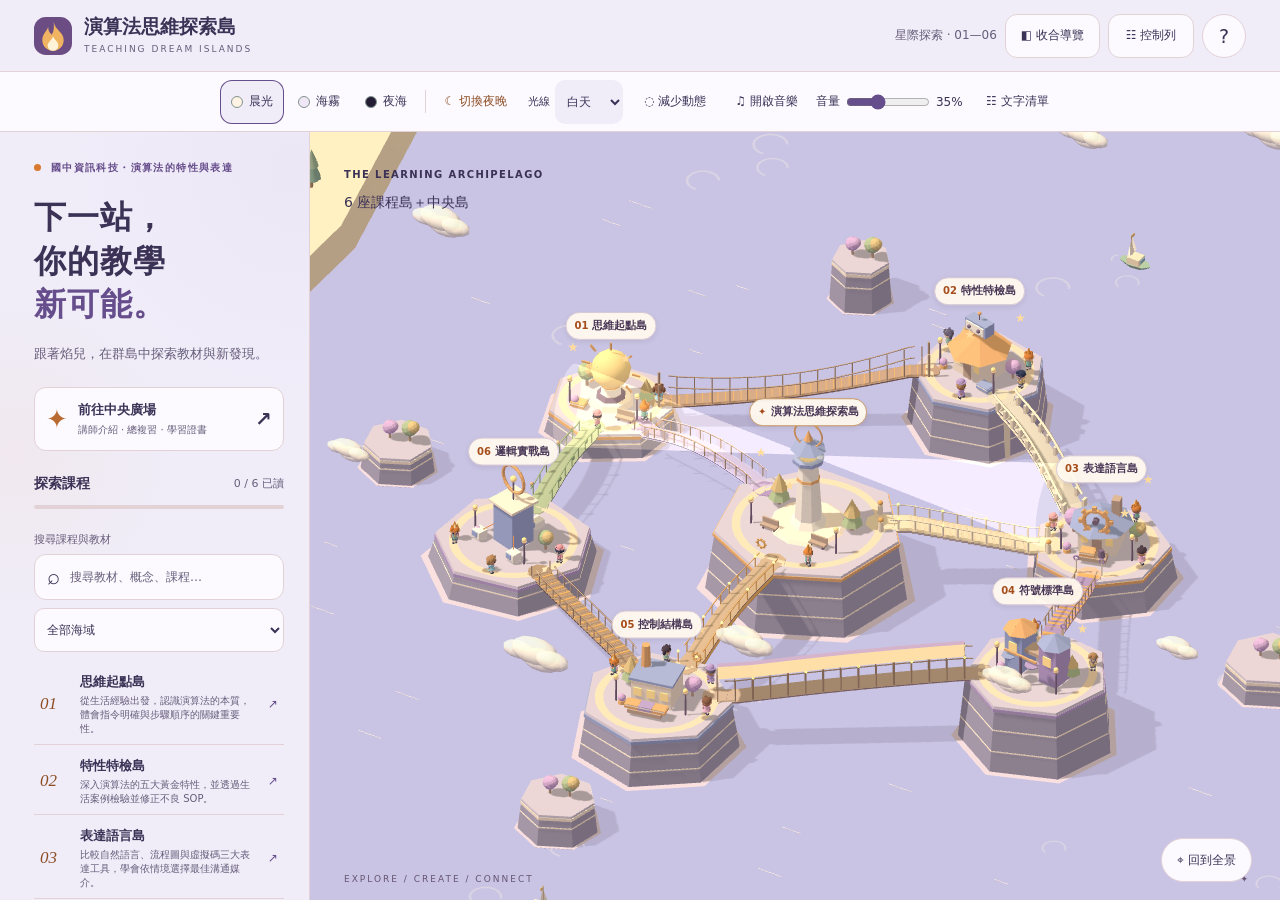
<file: site/index.html>
<!doctype html>
<html lang="zh-Hant" data-theme="morning">
<head><meta charset="utf-8"><meta name="viewport" content="width=device-width,initial-scale=1"><meta name="theme-color" content="#f6f0e4"><meta name="description" content="演算法思維探索島：教材探索、測驗與學習紀念證書。"><title>演算法思維探索島</title><link rel="icon" href="assets/flame.svg" type="image/svg+xml"><link rel="stylesheet" href="styles.css"><script type="importmap">{"imports":{"three":"./vendor/three.module.js"}}</script><script type="module" src="js/app.mjs"></script></head>
<body>
<a class="skip" href="#course-list">跳到課程清單</a>
<header class="header"><a class="brand" href="./" aria-label="演算法思維探索島首頁"><img src="assets/flame.svg" alt="" width="38" height="38"><span>演算法思維探索島<small>TEACHING DREAM ISLANDS</small></span></a><div class="header-actions"><span class="edition">星際探索 · 01—06</span><button id="rail-toggle" aria-controls="island-navigation" aria-expanded="true">◧ 導覽列</button><button id="controls-toggle" aria-controls="display-controls" aria-expanded="true">☷ 控制列</button><button id="help" class="icon-button" aria-label="操作說明">?</button></div></header>
<div id="display-controls" class="dock" aria-label="顯示與聲音設定"><div class="theme-switch" role="group" aria-label="底色主題"><button data-theme="morning" aria-pressed="true"><i style="background:#fff4e3"></i>晨光</button><button data-theme="mist" aria-pressed="false"><i style="background:#efe7f6"></i>海霧</button><button data-theme="night" aria-pressed="false"><i style="background:#231d36"></i>夜海</button></div><span class="dock-divider"></span><label class="light-label"><span>光線</span><select id="lighting" aria-label="晝夜光線"><option value="day">白天</option><option value="dusk">黃昏</option><option value="night">夜晚</option></select></label><button id="motion" aria-pressed="false">◌ 減少動態</button><button id="music" aria-pressed="false">♫ 開啟音樂</button><label class="music-volume"><span>音量</span><input id="music-volume" type="range" min="0" max="100" step="1" value="35" aria-label="背景音樂音量"><output id="music-volume-output" for="music-volume">35%</output></label><audio id="background-music" preload="none" loop></audio><button id="list-view">☷ 文字清單</button></div>
<main class="workspace">
<aside class="rail" id="island-navigation"><div class="eyebrow"><span></span> 一座島嶼，一個新發現。</div><h1>下一站，<br>你的教學<span>新可能。</span></h1><p class="intro">從一個好點子，到一套好流程。<br>跟著焰兒，航向你的 教材探索群島。</p><button class="center-entry" data-course="center"><span class="entry-symbol">✦</span><span>前往中央廣場<small>講師介紹 · 總複習 · 學習證書</small></span><b>↗</b></button>
<div class="rail-heading"><h2>探索課程</h2><span id="read-count">0 / 6 已讀</span></div><div class="progress-track"><span id="progress-fill"></span></div>
<label class="search-label" for="search">搜尋課程與教材</label><div class="search-box"><span aria-hidden="true">⌕</span><input id="search" type="search" placeholder="搜尋教材、概念、課程…" autocomplete="off"></div><label class="sr-only" for="group">篩選海域</label><select id="group"><option value="">全部海域</option><option>演算法基礎</option><option>表達形式</option><option>流程圖規範</option><option>程式結構</option><option>實作與除錯</option></select>
<nav id="course-list" aria-label="課程清單" tabindex="-1"><p>正在整理航線…</p></nav><p id="search-status" class="small" role="status"></p><footer class="rail-footer"><span>© 教材作者（示意）</span></footer></aside>
<section class="map" aria-label="互動 3D 課程群島"><div class="map-heading"><span class="eyebrow">THE LEARNING ARCHIPELAGO</span><p>7 座課程島＋中央島</p></div><div id="scene"><div id="map-status" role="status">正在升起你的教學群島…</div></div><button id="overview" class="overview">⌖ 回到全景</button><div class="map-coordinate" aria-hidden="true">EXPLORE / CREATE / CONNECT <span>✦</span></div></section>
</main>
<div id="panel-scrim" hidden></div><section id="panel" role="dialog" aria-modal="true" aria-labelledby="panel-title" hidden><header class="panel-header"><div><span id="panel-kicker" class="eyebrow"></span><h2 id="panel-title"></h2></div><button id="close-panel" class="icon-button" aria-label="關閉課程面板">✕</button></header><p id="panel-intro"></p><div id="tabs" class="tabs" role="tablist" aria-label="課程內容"></div><div id="panel-content" tabindex="0"></div></section>
<dialog id="help-dialog"><button class="dialog-close icon-button" aria-label="關閉操作說明">✕</button><div id="host-guide" class="header-host" role="note" aria-label="島主焰兒操作說明"><img src="assets/mascot.svg" alt="" width="44" height="54"><p class="host-description">我是島主焰兒，在島上遇到我，我會隨時回答你問題喔！<small>課程導覽 · 功能說明 · 教材問答</small></p></div><h2>島主焰兒與操作說明</h2><p>先點一座島聚焦放大，再點主建築閱讀教材與進行測驗；中央島點建築進入可拖曳旋轉的備課室，點室內焰兒才開廣場教材；轉身點門可回建築外觀。也可從課程清單直接閱讀。右上「導覽列」可收合清單，「控制列」可展開或收起顯示與音樂設定。</p><ul><li>滑鼠拖曳旋轉、滾輪縮放；手機用雙指縮放。</li><li>按 Esc 關閉面板，Tab 移動焦點，Enter 選取。</li><li>全部課程已讀且各課測驗達 75%，即可取得紀念證書。</li><li>進度與姓名儲存在此瀏覽器，可自行匯出JSON備份後在另一裝置匯入；清除瀏覽資料會刪除本機記錄。</li></ul><p class="notice">工具名稱與操作說明依提供教材保留原稿，未另行查證現行版本。</p></dialog>
<dialog id="certificate-dialog"><button class="dialog-close icon-button" aria-label="關閉證書">✕</button><div id="certificate-sheet"></div><div class="certificate-actions"><button id="download-certificate" class="primary">下載證書 PNG</button><button id="print-certificate">列印／另存 PDF</button></div></dialog>
<div id="toast" role="status" aria-live="polite"></div><noscript><div class="noscript">此瀏覽器未啟用 JavaScript。<a href="content.html">開啟完整文字教材</a>。</div></noscript>
</body></html>
</file>
<file: site/styles.css>
@charset "UTF-8";
:root{--bg:#f6f0e4;--surface:#fffdf7;--ink:#193c3b;--muted:#536c66;--line:#d9ddd0;--primary:#2f7a6b;--accent:#a9521e;--water:#bed4d3;--shadow:0 16px 52px #183d3b18;font-family:"Noto Sans TC","Microsoft JhengHei",system-ui,sans-serif;color:var(--ink);background:var(--bg);font-size:15px;color-scheme:light}
html[data-theme=mist]{--bg:#dcebee;--surface:#f5fbfb;--ink:#163c43;--muted:#4c6970;--line:#bed3d7;--water:#b0cccf}
html[data-theme=night]{--bg:#16222e;--surface:#233445;--ink:#f3f1e8;--muted:#c0cfd3;--line:#465c6c;--primary:#9ed8c6;--accent:#ffbd81;--water:#193f76;color-scheme:dark}
*{box-sizing:border-box}body{margin:0}button,input,select,textarea{font:inherit;color:inherit}button,select{min-height:44px}button,a,input,select,textarea{touch-action:manipulation}button{cursor:pointer;border:1px solid var(--line);background:var(--surface);border-radius:12px;padding:10px 15px;transition:background .16s,box-shadow .16s}button:hover{box-shadow:0 3px 12px #183d3b1c;background:var(--bg)}button:focus-visible,a:focus-visible,input:focus-visible,select:focus-visible,textarea:focus-visible,summary:focus-visible{outline:3px solid var(--accent);outline-offset:3px}button:disabled{opacity:.55;cursor:not-allowed}a{color:var(--primary);text-underline-offset:4px}h1,h2,h3,p{margin-top:0}h1,h2,.island-label{font-family:"LXGW WenKai TC","DFKai-SB","KaiTi","Microsoft JhengHei",serif}h1{font-size:36px;line-height:1.36;letter-spacing:1px;margin:21px 0 15px}h1 span{color:var(--primary)}h2{font-size:24px}h3{font-size:18px}p,li{line-height:1.8}small{display:block}button.primary{background:var(--primary);color:var(--surface);border-color:transparent;font-weight:700}html[data-theme=night] button.primary{color:#16222e}.small{font-size:12px;color:var(--muted)}.eyebrow{font-size:10px;font-weight:800;letter-spacing:1.4px;color:var(--primary)}.eyebrow>span{display:inline-block;width:7px;height:7px;background:#d9792f;border-radius:100%;margin-right:5px}.header{height:84px;padding:0 34px;display:flex;align-items:center;justify-content:space-between;border-bottom:1px solid var(--line);position:relative;z-index:3;background:var(--bg)}.brand{display:flex;gap:12px;align-items:center;text-decoration:none;color:var(--ink);font-size:19px;font-weight:800}.brand small{font:9px/2 system-ui;letter-spacing:2px;color:var(--muted)}.header-actions{display:flex;align-items:center;gap:24px}.edition{font-size:12px;color:var(--muted)}.edition i{font-style:normal;margin-left:14px;color:var(--accent)}.icon-button{width:44px;height:44px;padding:0;border-radius:50%;font-size:19px;flex-shrink:0}.workspace{display:grid;grid-template-columns:310px minmax(0,1fr);min-height:calc(100dvh - 84px);padding-bottom:90px}.rail{padding:29px 25px 12px 34px;z-index:2;background:var(--bg);border-right:1px solid var(--line)}.intro{font-size:13px;color:var(--muted)}.center-entry{display:flex;align-items:center;gap:10px;width:100%;text-align:left;padding:13px 11px;border:1px solid var(--line);margin:22px 0}.entry-symbol{font-size:26px;color:var(--accent)}.center-entry span:nth-child(2){flex:1;font-size:13px;font-weight:700}.center-entry small{font-size:10px;color:var(--muted);margin-top:4px;font-weight:400}.center-entry b{font-size:20px}.rail-heading{display:flex;align-items:center;justify-content:space-between;margin-top:24px}.rail-heading h2{font-family:inherit;font-size:14px;margin:0}.rail-heading>span{font-size:11px;color:var(--muted)}.progress-track{height:4px;background:var(--line);border-radius:6px;margin:12px 0 20px;overflow:hidden}.progress-track span{display:block;height:100%;background:#d9792f;width:0;transition:width .3s}.search-label{font-size:11px;color:var(--muted)}.search-box{display:flex;align-items:center;background:var(--surface);border:1px solid var(--line);border-radius:12px;margin:7px 0 8px;padding:0 12px;gap:8px}.search-box span{font-size:22px}.search-box input{min-height:44px;min-width:0;width:100%;border:0;background:transparent;font-size:12px;outline-offset:0}select{width:100%;border:1px solid var(--line);background:var(--surface);border-radius:10px;padding:8px;font-size:12px}#course-list{margin-top:13px}.course-entry{display:flex;width:100%;text-align:left;align-items:center;gap:11px;margin:4px 0;padding:8px 6px;border:0;background:transparent;border-bottom:1px solid var(--line);border-radius:0;min-height:56px}.course-entry .num{width:29px;color:var(--accent);font:italic 17px Georgia}.course-entry .course-name{font-size:13px;font-weight:700;flex:1}.course-entry small{font-size:10px;color:var(--muted);font-weight:400;margin-top:3px}.course-entry .visited{font-size:12px;color:var(--primary)}.rail-footer{display:flex;justify-content:space-between;font-size:10px;color:var(--muted);margin-top:20px}.rail-footer a{font-size:10px}.map{position:relative;min-height:640px;background:var(--water);overflow:hidden}.map-heading{position:absolute;top:32px;left:34px;z-index:1;pointer-events:none}.map-heading p{font-size:14px;margin:8px 0;color:#294b4c}.map-heading .eyebrow{color:#294b4c}html[data-theme=night] .map-heading p,html[data-theme=night] .map-heading .eyebrow{color:#e7edf0}#scene{position:absolute;inset:0}#scene canvas{display:block;touch-action:none}.map-guide{position:absolute;bottom:44px;left:28px;display:flex;gap:8px;align-items:center;z-index:1;pointer-events:none}.map-guide p{font-size:12px;background:var(--surface);padding:10px 15px;border-radius:16px;margin:0;box-shadow:var(--shadow)}.map-guide small{font-size:10px;color:var(--muted)}.overview{position:absolute;bottom:55px;right:28px;z-index:1;border-radius:30px;font-size:12px}.map-coordinate{position:absolute;bottom:16px;left:34px;right:30px;font:9px system-ui;letter-spacing:2px;color:#395e62;display:flex;justify-content:space-between}html[data-theme=night] .map-coordinate{color:#d8e5ef}#map-status{position:absolute;left:20px;right:20px;top:46%;text-align:center;z-index:1;color:var(--ink);font-size:14px;background:var(--surface);border-radius:18px;padding:18px}.island-label{min-height:44px;padding:9px 13px;white-space:nowrap;background:#fffdf5f5;color:#203f3b;border:1px solid #d4ded7;border-radius:28px;box-shadow:0 3px 8px #143d3926;font-size:13px;font-weight:800;pointer-events:auto;position:relative}.island-label b{color:#a9521e;font-family:system-ui;font-size:12px;margin-right:6px}.island-label.selected{background:#2f7a6b;color:#fff;box-shadow:0 0 0 4px #fff8}.island-label.selected b{color:#ffe1a2}.island-label.center{border-color:#cd8b3a}.dock{position:fixed;bottom:17px;left:50%;transform:translateX(-50%);display:flex;align-items:center;gap:7px;padding:7px 10px;background:var(--surface);border:1px solid var(--line);border-radius:20px;z-index:4;box-shadow:var(--shadow);white-space:nowrap}.dock button{border:0;background:transparent;font-size:12px;padding:8px 11px;min-height:44px}.dock button[aria-pressed=true]{background:var(--bg);box-shadow:inset 0 0 0 1px var(--primary)}.theme-switch{display:flex;gap:3px}.theme-switch i{display:inline-block;width:12px;height:12px;border:1px solid #81928e;border-radius:50%;vertical-align:middle;margin-right:6px}.dock-divider{height:23px;width:1px;background:var(--line)}.light-label{display:flex;align-items:center;gap:5px;font-size:11px;padding:0 3px}.light-label select{width:68px;border:0;background:var(--bg)}.dock #day-toggle{color:var(--accent)}#panel-scrim{position:fixed;inset:0;background:#122a3355;z-index:9;backdrop-filter:blur(3px)}#panel{position:fixed;right:18px;top:18px;bottom:18px;width:min(640px,calc(100% - 36px));z-index:10;background:var(--surface);box-shadow:0 20px 90px #102c3e44;border:1px solid var(--line);border-radius:25px;padding:24px;display:flex;flex-direction:column;overflow:hidden}#panel[hidden],#panel-scrim[hidden]{display:none}.panel-header{display:flex;align-items:flex-start;gap:15px;justify-content:space-between}.panel-header h2{margin:9px 0 10px;font-size:28px}#panel-intro{font-size:13px;color:var(--muted);margin-bottom:16px;flex-shrink:0}.tabs{display:flex;border-bottom:1px solid var(--line);flex-shrink:0;margin-bottom:8px}.tabs button{flex:1;border:0;border-radius:0;background:transparent;font-size:14px}.tabs button[aria-selected=true]{color:var(--primary);border-bottom:3px solid var(--primary);font-weight:800}#panel-content{overflow-y:auto;overscroll-behavior:contain;flex:1;padding:17px 5px 35px;scrollbar-gutter:stable}.content-block{padding:17px 0;border-bottom:1px solid var(--line);scroll-margin-top:10px}.content-block h3{margin-bottom:10px}.content-block p{font-size:14px;margin:0}.notice{background:var(--bg);border-left:3px solid var(--accent);border-radius:3px 12px 12px 3px;padding:13px 15px;font-size:12px;line-height:1.8;margin:12px 0 20px}.tag{display:inline-block;color:var(--accent);font-size:11px;margin-bottom:8px}.content-links{list-style:none;padding:0;margin:14px 0}.content-links a{display:block;border:1px solid var(--line);border-radius:10px;padding:12px 14px;margin:7px 0;font-size:13px;min-height:44px}.prompt{background:var(--bg);border:1px solid var(--line);border-radius:14px;padding:15px;margin:14px 0}.prompt pre{font:12px/1.9 "Microsoft JhengHei",sans-serif;white-space:pre-wrap;word-break:break-word;margin:0 0 10px}.prompt button{font-size:12px}.action-row{display:flex;flex-wrap:wrap;gap:9px;margin-top:20px}.worksheet-label{display:block;margin:20px 0;font-size:14px;line-height:1.8}.worksheet-label textarea{display:block;resize:vertical;width:100%;min-height:110px;padding:12px;border:1px solid var(--line);background:var(--bg);border-radius:12px;margin-top:10px;font-size:14px}.quiz-question{border:1px solid var(--line);border-radius:16px;padding:18px;margin:15px 0}.quiz-question legend{font-size:14px;font-weight:700;padding:0 6px}.option{display:flex;align-items:flex-start;gap:9px;padding:12px 8px;margin:3px 0;font-size:13px;line-height:1.6;border-radius:8px;cursor:pointer;min-height:44px}.option:hover{background:var(--bg)}.option input{margin-top:4px;accent-color:var(--primary);width:17px;height:17px;flex-shrink:0}.answer-explanation{background:var(--bg);padding:12px;border-radius:10px;font-size:13px;margin-top:10px}.answer-explanation.bad{border-left:3px solid #ad4c37}.answer-explanation.good{border-left:3px solid var(--primary)}.quiz-result{padding:18px;background:var(--bg);border:1px solid var(--line);border-radius:13px;font-weight:700}.speaker{display:grid;grid-template-columns:135px 1fr;gap:20px;margin:20px 0}.speaker img{width:100%;border-radius:18px}.speaker h3{margin:4px 0 8px;font-size:24px}.speaker p{font-size:13px}.speaker-detail h4{color:var(--primary);margin-bottom:8px}.speaker-detail p,.speaker-detail li{font-size:13px}.speaker-detail ul{padding-left:20px}.progress-item{display:flex;align-items:center;justify-content:space-between;gap:10px;padding:12px 0;border-bottom:1px solid var(--line);font-size:13px}.progress-item small{color:var(--muted);font-size:11px}.progress-item button{font-size:12px}.certificate-box{border:1px solid var(--line);border-radius:14px;padding:17px;margin:22px 0}.certificate-box input{min-height:44px;border:1px solid var(--line);border-radius:9px;padding:10px;width:100%;background:var(--bg);margin:10px 0}.danger{color:#ad4c37}html[data-theme=night] .danger{color:#ffb3a2}table{border-collapse:collapse;width:100%;font-size:12px;line-height:1.8;margin:20px 0}th,td{border:1px solid var(--line);padding:10px;text-align:left}th{background:var(--bg)}dialog{color:var(--ink);background:var(--surface);border:1px solid var(--line);border-radius:24px;padding:28px;max-width:min(620px,calc(100vw - 28px));max-height:90dvh;overflow:auto;box-shadow:var(--shadow)}dialog::backdrop{background:#122a3377;backdrop-filter:blur(4px)}dialog h2{margin-top:15px}dialog p,dialog li{font-size:14px}.dialog-close{float:right}.certificate-paper{text-align:center;padding:40px 26px;background:#fffaf0;color:#193c3b;border:8px double #b99050;min-height:400px}.certificate-paper h2{font-size:30px}.certificate-paper .recipient{font-size:30px;margin:30px 0 15px}.certificate-paper p{font-size:14px}.certificate-paper small{font-size:11px;margin-top:25px}.certificate-actions{display:flex;gap:10px;margin-top:15px}#certificate-dialog{max-width:min(850px,calc(100vw - 28px));width:850px}#toast{position:fixed;bottom:100px;left:50%;transform:translateX(-50%);background:var(--ink);color:var(--surface);border-radius:12px;padding:13px 20px;font-size:13px;z-index:30;max-width:90%;display:none;box-shadow:var(--shadow)}#toast.visible{display:block}.sr-only{position:absolute;width:1px;height:1px;overflow:hidden;clip-path:inset(50%);white-space:nowrap}.skip{position:fixed;top:-100px;left:20px;z-index:99;background:var(--surface);padding:12px}.skip:focus{top:10px}.noscript{position:fixed;top:90px;left:20px;right:20px;z-index:5;background:var(--surface);padding:20px;border:1px solid var(--line)}.list-dialog{width:520px}.list-dialog details{border:1px solid var(--line);border-radius:14px;margin:10px 0;overflow:hidden}.list-dialog summary{min-height:52px;padding:15px;cursor:pointer;background:var(--bg);font-weight:700;font-size:14px}.list-dialog details button{width:100%;border:0;border-top:1px solid var(--line);border-radius:0;text-align:left;font-size:13px;display:flex;align-items:center;gap:12px;padding:12px 15px}.topic-num{background:#a9521e;color:#fff;display:inline-flex;align-items:center;justify-content:center;width:27px;height:27px;border-radius:50%;flex-shrink:0}.list-dialog .search-box{margin:12px 0 16px}.list-dialog .search-box input{font-size:14px}.no-results{padding:20px;color:var(--muted)}
@media(min-width:651px){.workspace{height:calc(100dvh - 84px);min-height:0;padding-bottom:0}.rail{overflow-y:auto;padding-bottom:110px}.map{min-height:0}.map-guide{bottom:105px}h1{font-size:32px}h1 span{display:block}}
@media(min-width:1500px){.workspace{grid-template-columns:340px minmax(0,1fr)}.rail{padding-left:40px;padding-right:30px}h1{font-size:36px}}
@media(max-width:1000px){.header{padding:0 22px}.workspace{grid-template-columns:265px minmax(0,1fr)}.rail{padding:25px 18px}h1{font-size:30px}.edition{display:none}.map-heading{left:22px;top:25px}.map-guide{left:12px;bottom:95px}.overview{right:15px;bottom:35px}.map-coordinate{display:none}.dock{gap:2px;padding:6px;bottom:12px}.dock button{padding:8px;font-size:11px}.light-label span{display:none}}
@media(max-width:650px){.header{height:72px;padding:0 15px}.brand{font-size:15px;gap:9px}.brand img{width:33px;height:33px}.brand small{font-size:7px;letter-spacing:1.4px}.header-actions{gap:0}.header .icon-button{width:44px}.workspace{display:flex;flex-direction:column;padding-bottom:160px}.map{order:0;height:54dvh;min-height:420px;border-bottom:1px solid var(--line)}.rail{order:1;padding:24px 20px;border:0}.rail>h1{font-size:29px;margin:12px 0}.rail>h1 br{display:none}.rail>h1 span{margin-left:6px}.intro{font-size:13px}.map-heading{top:18px;left:18px}.map-heading .eyebrow{font-size:8px}.map-heading p{font-size:12px;margin-top:5px}.map-guide{bottom:14px;left:12px;gap:0}.map-guide img{width:43px;height:50px}.map-guide p{padding:8px 10px;font-size:10px}.map-guide small{font-size:8px}.overview{bottom:18px;right:10px;font-size:10px;padding:8px 10px}.island-label{font-size:11px;padding:9px 10px;min-height:44px}.island-label b{font-size:10px}.dock{bottom:max(8px,env(safe-area-inset-bottom));width:calc(100% - 20px);flex-wrap:wrap;justify-content:center;border-radius:18px;gap:1px;padding:5px}.dock .theme-switch{flex:1;justify-content:center}.dock button{padding:7px 9px;font-size:11px}.dock-divider{display:none}.light-label select{font-size:11px;width:62px}#panel{bottom:0;top:auto;left:0;right:0;width:100%;max-height:91dvh;height:91dvh;border-radius:24px 24px 0 0;padding:20px 16px;padding-bottom:env(safe-area-inset-bottom)}.panel-header h2{font-size:25px}.tabs button{padding:9px 5px}.speaker{grid-template-columns:95px 1fr;gap:14px}.speaker h3{font-size:22px}.speaker-detail li{font-size:13px}.certificate-paper{padding:28px 10px}.certificate-paper h2{font-size:24px}.certificate-actions{flex-direction:column}.progress-item{font-size:12px}.content-block p{font-size:14px}#toast{bottom:135px;width:max-content;max-width:90vw}.list-dialog{padding:22px 16px}.list-dialog h2{font-size:25px}}
:root{--primary-text:#246b5e;--accent:#d9792f;--accent-text:#984719}html[data-theme=night]{--primary-text:#9ed8c6;--accent-text:#ffbd81}a,h1 span,.eyebrow,.course-entry .visited,.tabs button[aria-selected=true],.speaker-detail h4{color:var(--primary-text)}.tag,.course-entry .num,.edition i,.dock #day-toggle{color:var(--accent-text)}.brand{color:var(--ink)}.map-heading .eyebrow{color:#294b4c}html[data-theme=night] .map-heading .eyebrow{color:#e7edf0}
button:focus-visible,a:focus-visible,input:focus-visible,select:focus-visible,textarea:focus-visible,summary:focus-visible{outline-color:var(--accent-text)}
#scene{z-index:0}input::placeholder,textarea::placeholder{color:var(--muted);opacity:1}
@media(max-width:650px){.rail>h1 span{display:block;margin-left:0}}
@media(prefers-reduced-motion:reduce){*,*::before,*::after{scroll-behavior:auto!important;transition:none!important;animation:none!important}}html[data-reduced=true] *,html[data-reduced=true] *::before{transition:none!important;animation:none!important}
@media print{body>*{display:none!important}body:has(#certificate-dialog[open]) #certificate-dialog{display:block!important;position:static;width:100%;max-width:none;max-height:none;border:0;padding:0;margin:0;background:white}#certificate-dialog .dialog-close,.certificate-actions{display:none!important}.certificate-paper{min-height:80vh;page-break-inside:avoid}body:has(#certificate-dialog[open]){background:white}@page{size:A4 landscape;margin:15mm}}
.host-bubble{display:block;background:var(--surface);padding:12px 16px;border-radius:16px;box-shadow:var(--shadow);font-size:12px;line-height:1.8}.host-bubble small{font-size:10px;color:var(--muted)}.host-dialog{width:560px;padding:24px}.host-dialog[open]{display:flex;flex-direction:column}.host-dialog>.dialog-close{position:absolute;right:18px;top:18px}.host-heading{display:flex;gap:12px;align-items:center;padding-right:36px;flex-shrink:0}.host-heading h2{margin:7px 0;font-size:26px}.host-heading p{font-size:12px;color:var(--muted);margin:0}.host-note{font-size:11px;margin:13px 0;line-height:1.8}.host-messages{overflow-y:auto;overscroll-behavior:contain;min-height:180px;max-height:36dvh;padding:10px 5px;border-top:1px solid var(--line);border-bottom:1px solid var(--line)}.host-message{border-radius:14px;padding:13px 15px;margin:9px 0;background:var(--bg);max-width:96%}.host-message strong{font-size:11px;color:var(--primary-text)}.host-message p{font-size:13px;margin:7px 0 0;overflow-wrap:anywhere}.host-message.user{margin-left:auto;background:var(--primary);color:var(--surface);max-width:85%}.host-message.user strong{color:var(--surface)}html[data-theme=night] .host-message.user,html[data-theme=night] .host-message.user strong{color:#16222e}.host-sources{display:flex;gap:6px;flex-wrap:wrap;margin-top:12px}.host-sources button{font-size:12px;padding:8px 10px;min-height:44px}.host-suggestions{display:flex;gap:5px;flex-wrap:wrap;padding:12px 0}.host-suggestions button{font-size:11px;padding:6px 10px;min-height:44px}#host-form{display:flex;gap:8px;flex-shrink:0}#host-form input{min-width:0;flex:1;border:1px solid var(--line);background:var(--bg);border-radius:12px;padding:12px;font-size:13px;min-height:46px}
@media(max-width:650px){.host-bubble{font-size:10px;padding:9px 10px}.host-bubble small{font-size:8px}.host-dialog{padding:20px 16px;max-height:93dvh}.host-heading img{width:48px;height:58px}.host-heading h2{font-size:23px}.host-heading .eyebrow{font-size:9px}.host-heading p{font-size:10px}.host-messages{max-height:38dvh;min-height:150px}.host-suggestions{gap:4px}.host-suggestions button{font-size:10px;padding:7px 8px}#host-form input{font-size:12px;padding:10px}}
.host-bubble{max-width:285px;white-space:normal}.person-label{position:relative;pointer-events:auto;min-width:44px;width:44px;min-height:44px;height:44px;border:0;padding:0;background:transparent;box-shadow:none;font-size:10px;display:flex;align-items:center;justify-content:center;color:#214b48;cursor:pointer}.person-label:hover{background:transparent;box-shadow:none}.person-label>span{display:block;background:#fffcf2f5;border:1px solid #87aaa0;border-radius:10px;padding:5px 7px;line-height:1.2;white-space:nowrap;box-shadow:0 2px 5px #224e4220}.person-label>span::after{content:'';position:absolute;left:20px;bottom:4px;border:4px solid transparent;border-top-color:#87aaa0}.person-label.island-host>span{background:#fff0d6;border-color:#be783f;color:#75431e}.person-label.island-host>span::before{content:'✦ ';color:#a65422}.person-label.island-host>span::after{border-top-color:#be783f}.resident-dialog{width:490px}.resident-dialog>.dialog-close{float:right}.resident-heading{display:flex;gap:15px;align-items:center;margin:25px 0}.resident-heading h2{margin:0 0 7px}.resident-heading p{margin:0;font-size:12px;color:var(--muted)}#resident-avatar{display:flex;align-items:center;justify-content:center;width:62px;height:62px;border-radius:22px;background:#d8ebe3;color:#275d51;font-size:27px;font-family:serif}#resident-concept{font-size:23px;color:var(--primary-text)}#resident-text{font-size:15px;line-height:2}#resident-source{margin:22px 0}
@media(max-width:650px){.map{height:76dvh;min-height:590px}.host-bubble{max-width:205px}.person-label{font-size:10px}.person-label>span{padding:5px}.resident-dialog{padding:24px 19px}.resident-heading{gap:12px}.resident-heading h2{font-size:25px}}
.building-label{position:relative;pointer-events:auto;min-height:44px;width:78px;background:transparent;border:0;padding:0;display:flex;align-items:center;justify-content:center;font-size:12px;color:#21584d}.building-label>span{padding:7px 12px;border:1px solid #7da99b;border-radius:18px;background:#fffdf1ed;box-shadow:0 3px 12px #254c4d22}.building-label:hover{background:transparent;box-shadow:none}.building-label:hover>span{background:#e5f4e9}.map-heading.focused p{font-family:"LXGW WenKai TC","DFKai-SB",serif;font-size:27px;font-weight:800;margin-bottom:4px}#focus-hint{font-size:11px;line-height:1.8;color:#294b4c;max-width:350px}html[data-theme=night] #focus-hint{color:#e7edf0}@media(max-width:650px){.map-heading.focused p{font-size:23px}.map-heading.focused .eyebrow{font-size:8px}#focus-hint{font-size:9px;max-width:300px}}
.header{display:grid;grid-template-columns:auto minmax(0,1fr) auto;gap:20px}.header-host{display:flex;align-items:center;justify-self:center;gap:10px;max-width:570px;min-width:0;cursor:default}.header-host img{width:44px;height:54px;object-fit:contain;flex-shrink:0}.host-description{font-size:12px;line-height:1.65;margin:0;color:var(--ink)}.host-description small{font-size:10px;color:var(--muted);line-height:1.6;margin-top:3px}.header-actions{justify-self:end}@media(min-width:651px) and (max-width:1050px){.header{gap:14px}.host-description{font-size:11px}.header-host{gap:7px}.header-host img{width:36px;height:46px}.host-description small{font-size:9px}}@media(max-width:650px){.header{height:auto;min-height:72px;padding:12px 15px;grid-template-columns:minmax(0,1fr) 44px;gap:5px 10px}.brand{grid-column:1;grid-row:1}.header-actions{grid-column:2;grid-row:1}.header-host{grid-column:1 / -1;grid-row:2;justify-self:stretch;max-width:none;gap:9px;padding:4px 0 1px}.header-host img{width:36px;height:44px}.host-description{font-size:11px;line-height:1.65}.host-description small{font-size:9px;margin-top:1px}}
@media(max-width:650px){.overview{bottom:64px}}
:root{--bg:#fff4e3;--surface:#fffaf2;--ink:#392d4b;--muted:#6e6177;--line:#e2d2d6;--primary:#6b4d84;--primary-text:#654578;--accent:#ed9d50;--accent-text:#984719;--water:#d7d0e7}html[data-theme=mist]{--bg:#efe7f6;--surface:#fbf8fe;--ink:#392d4b;--muted:#6c5c78;--line:#d8c9e1;--primary:#6b4d84;--primary-text:#654578;--accent:#ed9d50;--accent-text:#984719;--water:#c8bddc}html[data-theme=night]{--bg:#231d36;--surface:#332a48;--ink:#fff3dc;--muted:#d4c4df;--line:#655673;--primary:#d6b5ef;--primary-text:#e0bff6;--accent:#ffc479;--accent-text:#ffd399;--water:#33284f}.island-label{background:#fff8edf5;color:#493756;border-color:#c7b6ce}.island-label b{color:#a64e1b}.island-label.selected{background:#6b4d84;color:#fff}.island-label.selected b{color:#ffe0a2}.island-label.center{border-color:#bd8755}.building-label{color:#573a6e}.building-label>span{border-color:#b699c7;background:#fff8efed}.building-label:hover>span{background:#f0e1f6}.person-label{color:#4a395c}.person-label>span{border-color:#baa6c7;background:#fff8edf5}.person-label>span::after{border-top-color:#baa6c7}.person-label.island-host>span{background:#ffe9c7;border-color:#b27a43;color:#75431e}.map-heading p,.map-heading .eyebrow,#focus-hint{color:#493756}.map-coordinate{color:#655572}html[data-theme=night] .map-heading p,html[data-theme=night] .map-heading .eyebrow,html[data-theme=night] #focus-hint,html[data-theme=night] .map-coordinate{color:#f2e2f4}.progress-track span{background:#d98743}.entry-symbol{color:#b86a30}#resident-avatar{background:#eadcf0;color:#684779}.header-host .host-description{color:var(--ink)}.center-entry:hover{border-color:#bca1cc}.rail{background-image:radial-gradient(circle at 95% 5%,#c9acd519,transparent 30%),radial-gradient(circle at 5% 42%,#efaf6714,transparent 32%)}html[data-theme=night] .rail{background-image:radial-gradient(circle at 95% 5%,#b191d01a,transparent 33%)}

.music-volume{display:flex;align-items:center;gap:6px;font-size:12px;color:var(--ink);min-height:44px}.music-volume input{width:84px;min-height:44px;margin:0;accent-color:var(--primary)}.music-volume output{min-width:32px;font-variant-numeric:tabular-nums}

/* 可收合置頂控制列，主畫面不再放說明。 */
.header{grid-template-columns:minmax(0,1fr) auto;height:72px;min-height:72px}.header-actions{gap:12px}.header-host{justify-self:start;margin:0 38px 24px 0;max-width:100%}.dock{position:relative;inset:auto;left:auto;bottom:auto;transform:none;width:100%;max-width:none;margin:0;border-radius:0;border-width:0 0 1px;box-shadow:none;justify-content:center;flex-wrap:wrap;white-space:normal;z-index:2;padding:7px 16px;gap:7px;min-height:60px}#display-controls[hidden]{display:none!important}.workspace{height:calc(100dvh - var(--header-height,72px) - var(--controls-height,60px));min-height:0;padding-bottom:0}.map{height:auto;min-height:0}.overview{bottom:18px}.map-heading{pointer-events:none}#controls-toggle{font-size:12px;white-space:nowrap;min-width:86px}#help-dialog .header-host{display:flex}#help-dialog .host-description{font-size:14px}#help-dialog .header-host img{width:54px;height:66px}
@media(max-width:650px){.header{height:72px;min-height:72px;padding:10px 14px;grid-template-columns:minmax(0,1fr) auto}.brand{font-size:16px;gap:8px}.brand img{width:32px;height:32px}.brand small{font-size:7px;letter-spacing:1px}.header-actions{grid-column:2;gap:7px}.header-actions .edition{display:none}.dock{width:100%;padding:5px 8px;gap:1px}.workspace{height:auto;min-height:0;padding-bottom:0}.map{height:max(440px,calc(100dvh - var(--header-height,72px) - var(--controls-height,130px)));min-height:440px}.overview{bottom:16px}.header-host{grid-column:auto;grid-row:auto}.rail{padding-bottom:25px}#controls-toggle{font-size:11px;min-width:75px;padding:8px}}
.theme-switch button{min-width:44px;min-height:44px;white-space:nowrap}

/* 同一張原創巴洛克證書供預覽、列印與 PNG 下載。 */
.certificate-image{display:block;width:100%;height:auto;background:#fffaf0}.progress-backup{padding:18px 0 24px;border-top:1px solid var(--line)}#certificate-dialog{width:1050px;max-width:calc(100vw - 28px)}
@media print{#certificate-dialog .certificate-image{width:100%;height:auto;max-height:180mm;object-fit:contain}#certificate-dialog{box-shadow:none;border-radius:0;overflow:visible}#certificate-dialog::backdrop{background:transparent}html,body{margin:0!important;padding:0!important} @page{size:A4 landscape;margin:10mm}}

/* 最大化群島與中央島室內。 */
.workspace.rail-collapsed{grid-template-columns:minmax(0,1fr)}#island-navigation[hidden]{display:none!important}#rail-toggle{font-size:12px;white-space:nowrap;min-height:44px}.rail{overflow:auto;min-height:0}.interior-host{position:absolute;z-index:3;transform:translate(-50%,-100%);pointer-events:auto}.interior-exit{position:absolute;left:20px;top:18px;z-index:4;border-radius:24px}.interior-note{position:absolute;bottom:18px;left:16px;right:16px;margin:0;padding:10px 14px;background:#fff9edee;color:#493756;border-radius:12px;font-size:12px;text-align:center;pointer-events:none}.interior-host[hidden],.interior-exit[hidden],.interior-note[hidden]{display:none}.header-actions{gap:8px}@media(max-width:950px){.header-actions .edition{display:none}}@media(max-width:650px){.header{height:auto;min-height:72px;gap:8px;padding:10px}.brand{font-size:14px}.brand img{width:26px;height:30px}.brand small{font-size:6px}.header-actions{gap:3px}#rail-toggle,#controls-toggle{font-size:10px;min-width:44px;padding:7px}.header .icon-button{width:44px;min-width:44px}.interior-note{font-size:10px;bottom:10px}.interior-exit{left:12px;top:12px;font-size:12px}}

.content-block p{white-space:pre-line;overflow-wrap:anywhere}

.interior-door{position:absolute;z-index:3;transform:translate(-50%,-100%);font-size:12px;border-radius:20px;background:#fff7df;color:#654578;white-space:nowrap}.interior-door[hidden]{display:none}

@media(max-width:759px){.map{min-height:560px}.island-label{max-width:calc(50vw - 12px);font-size:11px;padding:9px 8px}.island-label b{margin-right:4px}}

/* 小型島名牌自然浮在該島正上方；外層仍保留44px觸控區。 */
.island-label{font-size:11px;min-height:44px;padding:5px 3px;max-width:none;background:transparent!important;border:0!important;box-shadow:none!important}.island-name-plate{display:inline-block;padding:4px 8px;border:1px solid #d6c7d4;border-radius:15px;background:#fff9eff0;box-shadow:0 2px 5px #37274018;color:#493756;line-height:1.6;white-space:nowrap}.island-label b{font-size:10px;margin-right:4px}.island-label.center .island-name-plate{border-color:#c79968}.island-label:hover .island-name-plate{background:#fff3dd}@media(max-width:650px){.island-label{font-size:10px}.island-label b{font-size:9px}.island-name-plate{padding:3px 6px}}

#scene[data-dense=true] .island-name-plate{max-width:110px;overflow:hidden;text-overflow:ellipsis;vertical-align:middle}@media(max-width:650px){#scene[data-dense=true] .island-name-plate{max-width:82px}}
</file>
